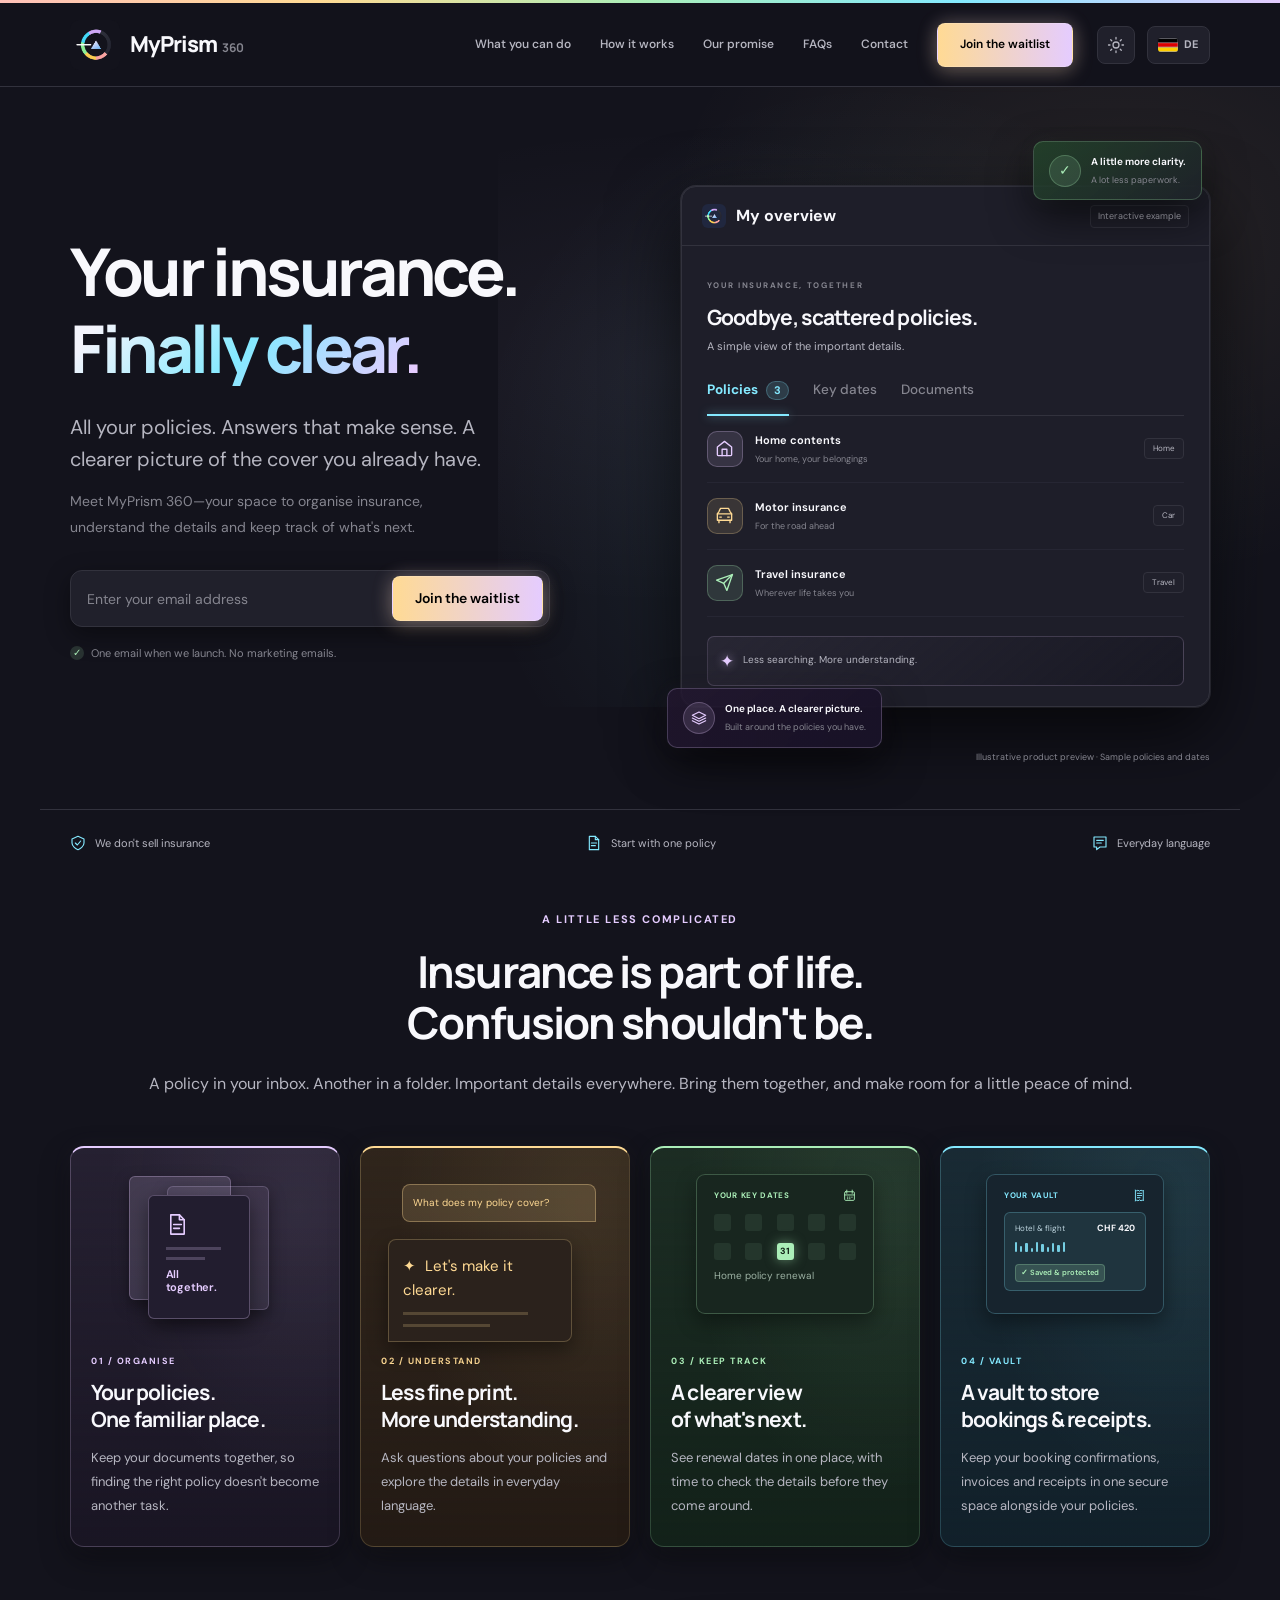
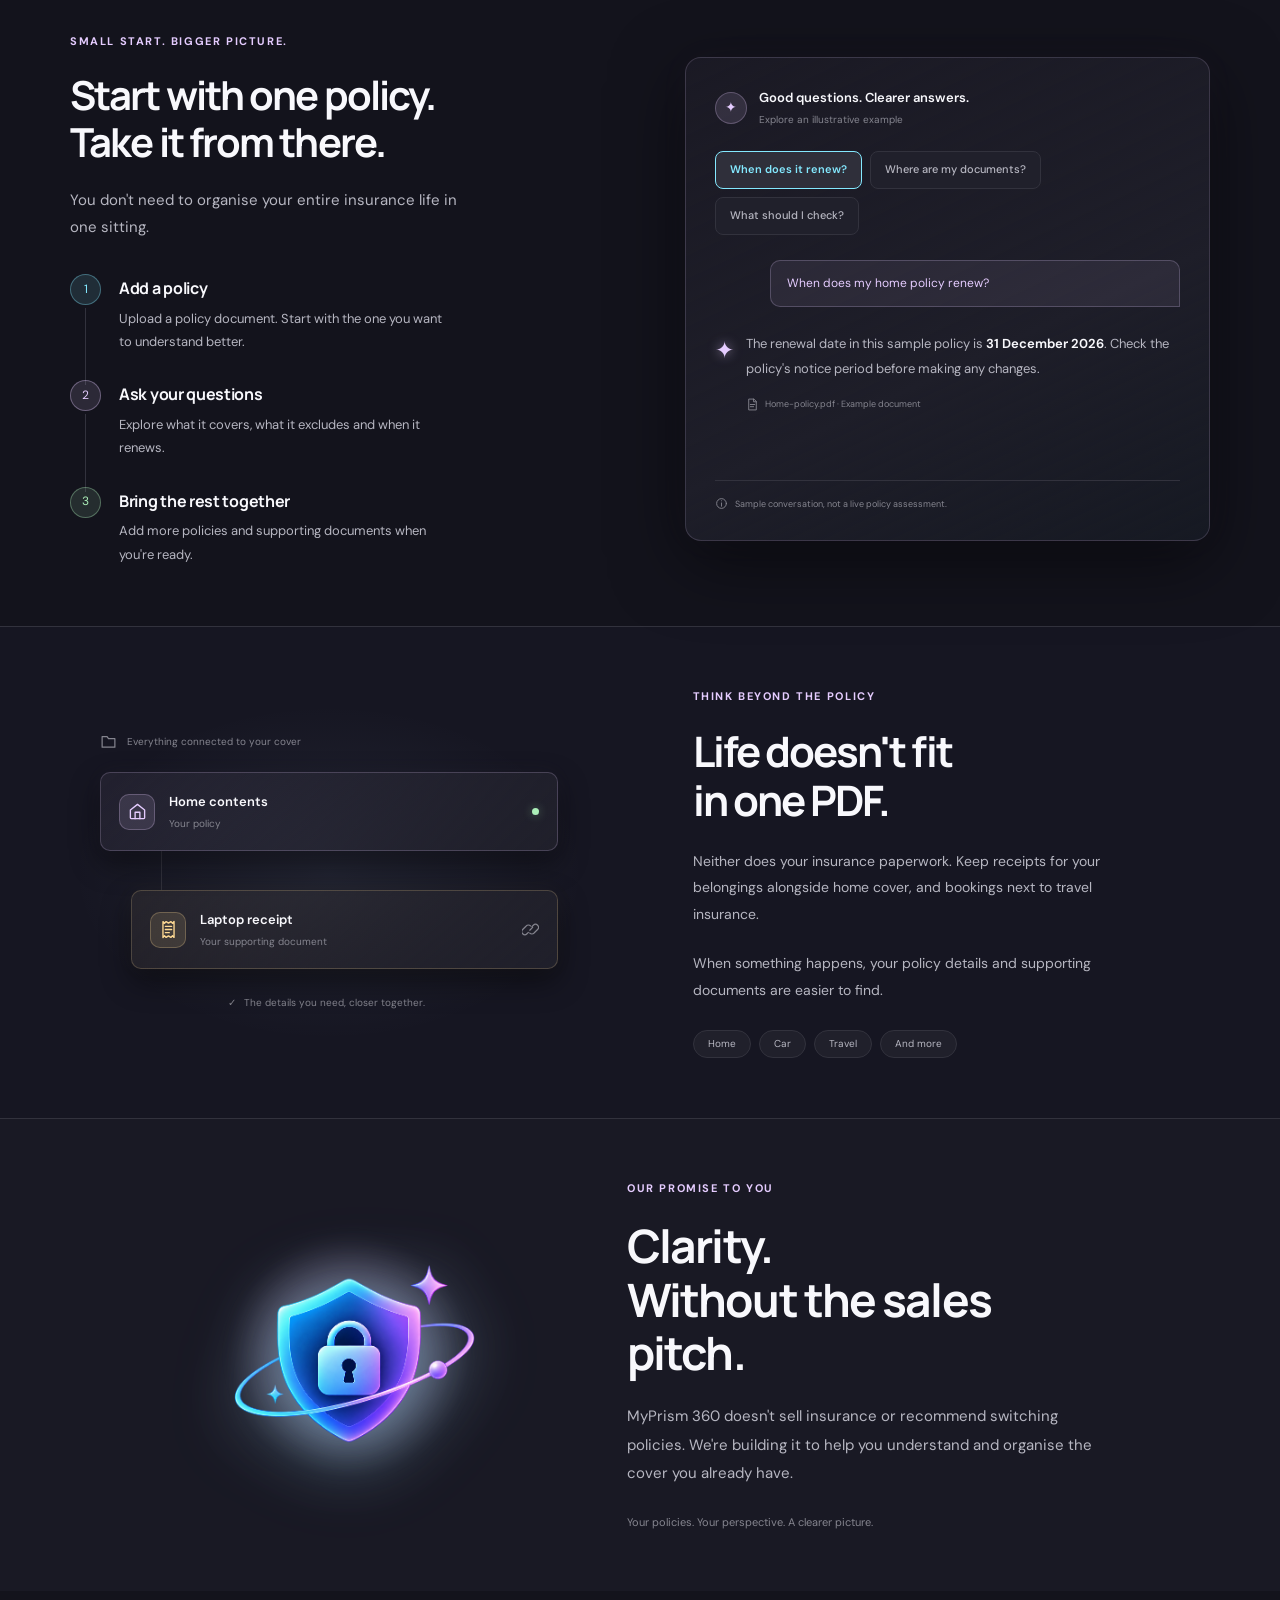
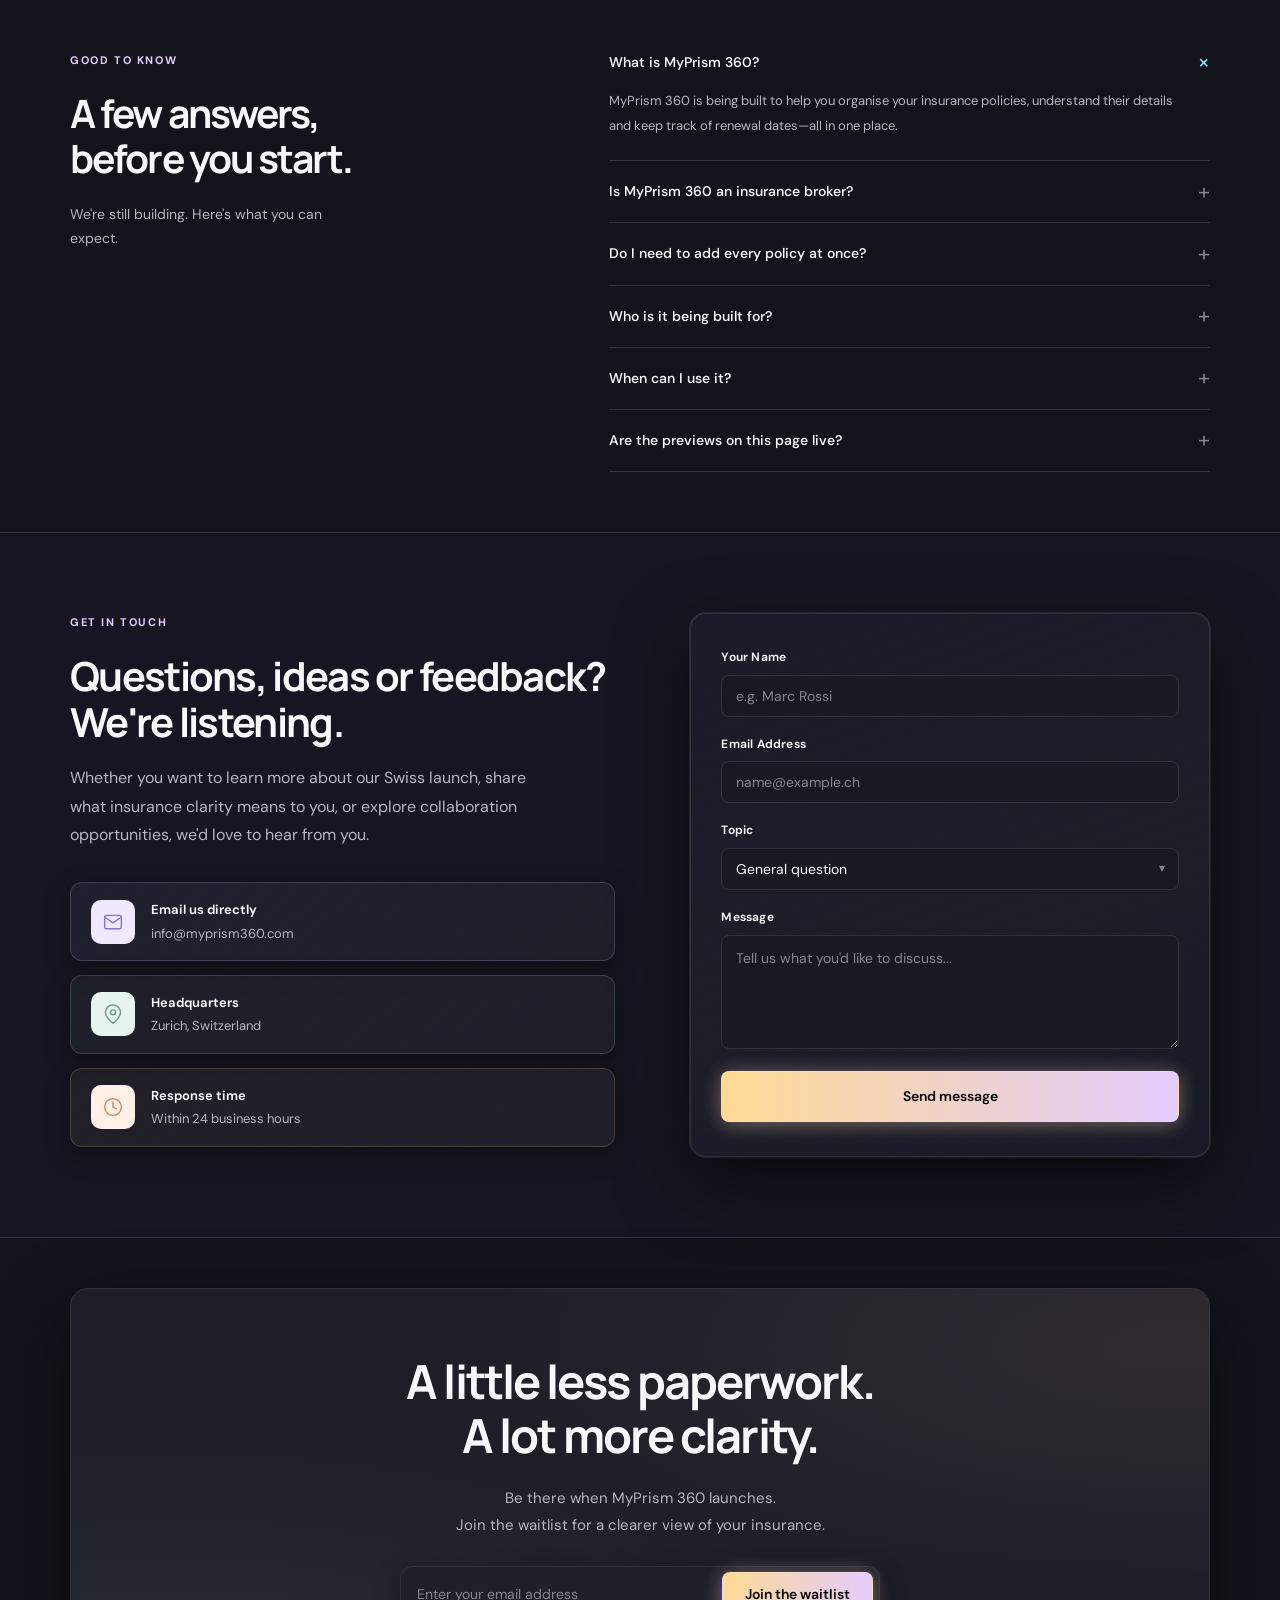
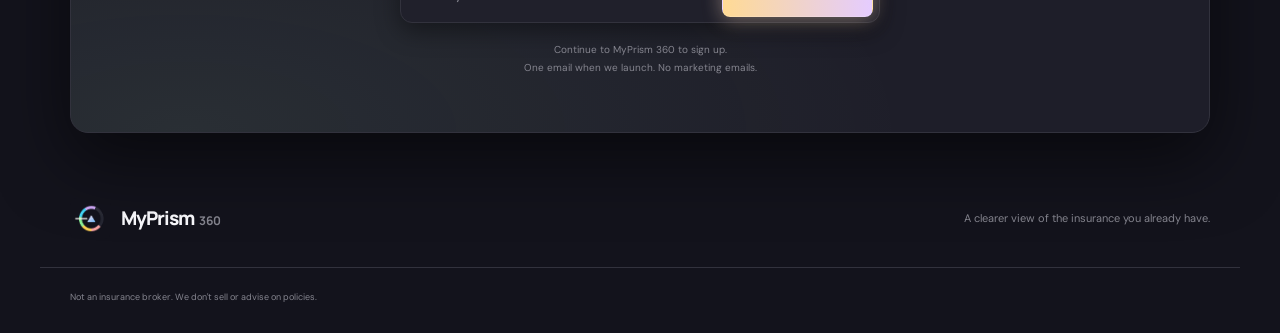
<file: index.html>
<!doctype html>
<html lang="en">
  <head>
    <meta charset="utf-8" />
    <meta name="viewport" content="width=device-width,initial-scale=1" />
    <meta name="color-scheme" content="dark light" />
    <meta name="theme-color" content="#13131C" />
    <link rel="icon" href="favicon.png" type="image/png" />
    <script>
      (function () {
        var saved = localStorage.getItem("prism-theme");
        var theme = saved ? saved : "dark";
        document.documentElement.setAttribute("data-theme", theme);
      })();
    </script>
    <meta
      name="description"
      content="Bring your insurance policies together, understand the details, and keep track of renewal dates. MyPrism 360 is coming to Switzerland."
    />
    <meta
      property="og:title"
      content="MyPrism 360 — Your insurance. Finally clear."
    />
    <meta
      property="og:description"
      content="A clearer view of the insurance you already have. Launching in Switzerland."
    />
    <title>MyPrism 360 — Your insurance. Finally clear.</title>
    <link rel="stylesheet" href="styles.css" />
    <script defer src="app.js"></script>
  </head>

  <body>
    <a class="skip-link" href="#main" data-i18n="skip_link">Skip to content</a>
    <div
      id="toast"
      class="toast-notification translate-y-[-150%] opacity-0 toast-hidden"
      role="status"
      aria-live="polite"
    >
      <div class="toast-icon" aria-hidden="true">
        <svg
          viewBox="0 0 20 20"
          fill="none"
          stroke="currentColor"
          stroke-width="2.5"
          stroke-linecap="round"
          stroke-linejoin="round"
        >
          <polyline points="4 10 8 14 16 6"></polyline>
        </svg>
      </div>
      <div class="toast-content">
        <strong id="toast-title" data-i18n="toast_title"
          >You&apos;re on the waitlist!</strong
        >
        <span id="toast-message" data-i18n="toast_message"
          >We&apos;ll notify you when MyPrism 360 launches.</span
        >
      </div>
      <button
        type="button"
        class="toast-close"
        id="toast-close"
        aria-label="Dismiss notification"
        data-i18n-aria-label="toast_close_label"
        onclick="hideToast()"
      >
        <svg
          viewBox="0 0 24 24"
          fill="none"
          stroke="currentColor"
          stroke-width="2"
          stroke-linecap="round"
          stroke-linejoin="round"
        >
          <line x1="18" y1="6" x2="6" y2="18"></line>
          <line x1="6" y1="6" x2="18" y2="18"></line>
        </svg>
      </button>
    </div>
    <header class="site-header">
      <div class="container nav-wrap">
        <a href="#" class="brand" aria-label="MyPrism 360 home"
          ><img
            class="brand-logo"
            src="logo-new.png"
            alt=""
            width="40"
            height="40"
          /><span>MyPrism<span class="brand-360">360</span></span></a
        >
        <div class="header-right">
          <nav id="main-nav" aria-label="Main navigation">
            <a href="#your-cover" data-i18n="nav_cover">What you can do</a>
            <a href="#how-it-works" data-i18n="nav_how">How it works</a>
            <a href="#our-promise" data-i18n="nav_promise">Our promise</a>
            <a href="#faq" data-i18n="nav_faq">FAQs</a>
            <a href="#contact" data-i18n="nav_contact">Contact</a>
            <a
              class="button button-small button-waitlist"
              href="#waitlist"
              data-i18n="nav_waitlist_btn"
            >
              Join the waitlist
            </a>
          </nav>
          <div class="header-controls">
            <button
              class="theme-toggle"
              id="theme-toggle"
              type="button"
              aria-label="Switch to light mode"
              title="Switch to light mode"
            >
              <svg class="sun-icon" viewBox="0 0 24 24" aria-hidden="true">
                <circle cx="12" cy="12" r="4"></circle>
                <path
                  d="M12 2v2m0 16v2M4.93 4.93l1.41 1.41m11.32 11.32 1.41 1.41M2 12h2m16 0h2M6.34 17.66l-1.41 1.41m14.14-14.14-1.41 1.41"
                ></path>
              </svg>
              <svg class="moon-icon" viewBox="0 0 24 24" aria-hidden="true">
                <path d="M12 3a6 6 0 0 0 9 9 9 9 0 1 1-9-9Z"></path>
              </svg>
            </button>
            <!-- Language Toggle -->
            <button
              class="lang-toggle"
              id="lang-toggle"
              type="button"
              aria-label="Switch language"
              title="Switch language"
              data-i18n-aria-label="lang_toggle_label"
              data-i18n-title="lang_toggle_label"
            >
              <span class="lang-flag lang-flag-en" aria-hidden="true">
                <svg
                  viewBox="0 0 60 40"
                  xmlns="http://www.w3.org/2000/svg"
                  role="img"
                  aria-label="UK flag"
                >
                  <rect width="60" height="40" fill="#012169" />
                  <path
                    d="M0,0 L60,40 M60,0 L0,40"
                    stroke="#fff"
                    stroke-width="8"
                  />
                  <path
                    d="M0,0 L60,40 M60,0 L0,40"
                    stroke="#C8102E"
                    stroke-width="4"
                  />
                  <path
                    d="M30,0 V40 M0,20 H60"
                    stroke="#fff"
                    stroke-width="12"
                  />
                  <path
                    d="M30,0 V40 M0,20 H60"
                    stroke="#C8102E"
                    stroke-width="7"
                  />
                </svg>
              </span>
              <span
                class="lang-flag lang-flag-de"
                aria-hidden="true"
                style="display: none"
              >
                <svg
                  viewBox="0 0 60 40"
                  xmlns="http://www.w3.org/2000/svg"
                  role="img"
                  aria-label="German flag"
                >
                  <rect width="60" height="40" fill="#000" />
                  <rect y="13.33" width="60" height="13.34" fill="#DD0000" />
                  <rect y="26.67" width="60" height="13.33" fill="#FFCE00" />
                </svg>
              </span>
              <span class="lang-label" id="lang-label">EN</span>
            </button>
            <button
              class="menu-toggle"
              aria-label="Open navigation"
              aria-expanded="false"
              aria-controls="main-nav"
            >
              <span></span><span></span>
            </button>
          </div>
        </div>
      </div>
    </header>
    <main id="main">
      <section class="hero">
        <div class="hero-glow" aria-hidden="true"></div>
        <div class="container hero-layout">
          <div class="hero-copy">
            <h1>
              <span data-i18n="hero_h1_line1">Your insurance.</span><br /><span
                class="headline-accent"
                data-i18n="hero_h1_accent"
                >Finally clear.</span
              >
            </h1>
            <p class="hero-description" data-i18n="hero_description">
              All your policies. Answers that make sense. A clearer picture of
              the cover you already have.
            </p>
            <p class="hero-secondary" data-i18n="hero_secondary">
              Meet MyPrism 360—your space to organise insurance, understand the
              details and keep track of what&apos;s next.
            </p>
            <div class="hero-actions">
              <form
                class="hero-waitlist-group"
                id="hero-waitlist-form"
                onsubmit="handleWaitlistSubmit(event, 'hero-email')"
              >
                <input
                  type="email"
                  class="waitlist-input"
                  id="hero-email"
                  name="email"
                  placeholder="Enter your email address"
                  required
                  aria-label="Email address to join the waitlist"
                  data-i18n-placeholder="hero_email_placeholder"
                  data-i18n-aria-label="hero_email_label"
                  autocomplete="email"
                />
                <button
                  type="submit"
                  class="button button-waitlist"
                  data-i18n="hero_waitlist_btn"
                >
                  Join the waitlist
                </button>
              </form>
            </div>
            <div class="microcopy">
              <span class="tiny-check" aria-hidden="true">✓</span>
              <span data-i18n="hero_microcopy"
                >One email when we launch. No marketing emails.</span
              >
            </div>
          </div>
          <div class="hero-product" id="product-demo">
            <div class="float-note note-top">
              <span class="round-icon mint" aria-hidden="true">✓</span>
              <div>
                <strong data-i18n="float_top_strong"
                  >A little more clarity.</strong
                ><span data-i18n="float_top_span">A lot less paperwork.</span>
              </div>
            </div>
            <div class="product-window">
              <div class="product-header">
                <img
                  class="product-logo"
                  src="logo-new.png"
                  alt=""
                  width="25"
                  height="25"
                /><strong data-i18n="product_header_strong">My overview</strong
                ><span class="sample-badge" data-i18n="sample_badge"
                  >Interactive example</span
                >
              </div>
              <div class="product-body">
                <div class="product-greeting">
                  <span class="small-label" data-i18n="product_label"
                    >YOUR INSURANCE, TOGETHER</span
                  >
                  <h2 data-i18n="product_h2">Goodbye, scattered policies.</h2>
                  <p data-i18n="product_p">
                    A simple view of the important details.
                  </p>
                </div>
                <div
                  class="product-tabs"
                  role="tablist"
                  aria-label="Insurance example views"
                >
                  <button
                    id="overview-tab"
                    role="tab"
                    aria-selected="true"
                    aria-controls="overview-panel"
                  >
                    <span data-i18n="tab_policies">Policies</span>
                    <span class="tab-count">3</span></button
                  ><button
                    id="dates-tab"
                    role="tab"
                    aria-selected="false"
                    aria-controls="dates-panel"
                    tabindex="-1"
                  >
                    <span data-i18n="tab_dates">Key dates</span></button
                  ><button
                    id="documents-tab"
                    role="tab"
                    aria-selected="false"
                    aria-controls="documents-panel"
                    tabindex="-1"
                  >
                    <span data-i18n="tab_documents">Documents</span>
                  </button>
                </div>
                <div class="demo-panels">
                  <div
                    id="overview-panel"
                    role="tabpanel"
                    aria-labelledby="overview-tab"
                  >
                    <div class="policy-row">
                      <span
                        class="policy-icon lavender"
                        data-icon="home"
                      ></span>
                      <div>
                        <strong data-i18n="policy1_strong">Home contents</strong
                        ><span data-i18n="policy1_span"
                          >Your home, your belongings</span
                        >
                      </div>
                      <span class="policy-tag" data-i18n="policy1_tag"
                        >Home</span
                      >
                    </div>
                    <div class="policy-row">
                      <span class="policy-icon peach" data-icon="car"></span>
                      <div>
                        <strong data-i18n="policy2_strong"
                          >Motor insurance</strong
                        ><span data-i18n="policy2_span"
                          >For the road ahead</span
                        >
                      </div>
                      <span class="policy-tag" data-i18n="policy2_tag"
                        >Car</span
                      >
                    </div>
                    <div class="policy-row">
                      <span class="policy-icon mint" data-icon="plane"></span>
                      <div>
                        <strong data-i18n="policy3_strong"
                          >Travel insurance</strong
                        ><span data-i18n="policy3_span"
                          >Wherever life takes you</span
                        >
                      </div>
                      <span class="policy-tag" data-i18n="policy3_tag"
                        >Travel</span
                      >
                    </div>
                  </div>
                  <div
                    id="dates-panel"
                    role="tabpanel"
                    aria-labelledby="dates-tab"
                    hidden
                  >
                    <div class="date-row">
                      <span class="date-box"
                        ><span data-i18n="date1_month">DEC</span
                        ><strong>31</strong></span
                      >
                      <div>
                        <strong data-i18n="date1_strong"
                          >Home contents renewal</strong
                        ><span data-i18n="date1_span">31 December 2026</span>
                      </div>
                    </div>
                    <div class="date-row">
                      <span class="date-box peach"
                        ><span data-i18n="date2_month">JAN</span
                        ><strong>15</strong></span
                      >
                      <div>
                        <strong data-i18n="date2_strong"
                          >Motor insurance renewal</strong
                        ><span data-i18n="date2_span">15 January 2027</span>
                      </div>
                    </div>
                    <div class="date-row">
                      <span class="date-box mint"
                        ><span data-i18n="date3_month">MAR</span
                        ><strong>01</strong></span
                      >
                      <div>
                        <strong data-i18n="date3_strong"
                          >Travel insurance renewal</strong
                        ><span data-i18n="date3_span">1 March 2027</span>
                      </div>
                    </div>
                  </div>
                  <div
                    id="documents-panel"
                    role="tabpanel"
                    aria-labelledby="documents-tab"
                    hidden
                  >
                    <div class="policy-row">
                      <span
                        class="policy-icon lavender"
                        data-icon="file"
                      ></span>
                      <div>
                        <strong data-i18n="doc1_strong">Home-policy.pdf</strong
                        ><span data-i18n="doc1_span"
                          >Home contents · Policy</span
                        >
                      </div>
                      <span class="file-type">PDF</span>
                    </div>
                    <div class="policy-row">
                      <span class="policy-icon peach" data-icon="file"></span>
                      <div>
                        <strong data-i18n="doc2_strong"
                          >Laptop-receipt.pdf</strong
                        ><span data-i18n="doc2_span"
                          >Home contents · Receipt</span
                        >
                      </div>
                      <span class="file-type">PDF</span>
                    </div>
                    <div class="policy-row">
                      <span class="policy-icon mint" data-icon="file"></span>
                      <div>
                        <strong data-i18n="doc3_strong"
                          >Travel-booking.pdf</strong
                        ><span data-i18n="doc3_span"
                          >Travel · Supporting document</span
                        >
                      </div>
                      <span class="file-type">PDF</span>
                    </div>
                  </div>
                </div>
                <div class="product-prompt">
                  <span class="sparkle" aria-hidden="true">✦</span
                  ><span data-i18n="product_prompt"
                    >Less searching. More understanding.</span
                  >
                </div>
              </div>
            </div>
            <div class="float-note note-bottom">
              <span class="round-icon lavender" data-icon="layers"></span>
              <div>
                <strong data-i18n="float_bottom_strong"
                  >One place. A clearer picture.</strong
                ><span data-i18n="float_bottom_span"
                  >Built around the policies you have.</span
                >
              </div>
            </div>
            <p class="demo-caption" data-i18n="demo_caption">
              Illustrative product preview · Sample policies and dates
            </p>
          </div>
        </div>
        <div class="container trust-strip">
          <!-- <span><span data-icon="flag"></span> Built for Switzerland</span> -->
          <span
            ><span data-icon="shield"></span>
            <span data-i18n="trust_no_sell"
              >We don&apos;t sell insurance</span
            ></span
          ><span
            ><span data-icon="file"></span>
            <span data-i18n="trust_one_policy"
              >Start with one policy</span
            ></span
          ><span
            ><span data-icon="message"></span>
            <span data-i18n="trust_language">Everyday language</span></span
          >
        </div>
      </section>

      <section class="section clarity-section" id="your-cover">
        <div class="container">
          <div class="section-heading center">
            <span class="eyebrow" data-i18n="clarity_eyebrow"
              >A LITTLE LESS COMPLICATED</span
            >
            <h2>
              <span data-i18n="clarity_h2_line1"
                >Insurance is part of life.</span
              ><br /><span data-i18n="clarity_h2_line2"
                >Confusion shouldn&apos;t be.</span
              >
            </h2>
            <p data-i18n="clarity_p">
              A policy in your inbox. Another in a folder. Important details
              everywhere.<br class="desktop-break" />
              Bring them together, and make room for a little peace of mind.
            </p>
          </div>
          <div class="benefit-grid">
            <article class="benefit-card lavender-card">
              <div class="mini-stack" aria-hidden="true">
                <span class="paper paper-back"></span
                ><span class="paper paper-middle"></span
                ><span class="paper paper-front"
                  ><span data-icon="file"></span><i></i><i></i
                  ><b data-i18n="card1_stack_title">All together.</b></span
                >
              </div>
              <span class="card-kicker" data-i18n="card1_kicker"
                >01 / ORGANISE</span
              >
              <h3>
                <span data-i18n="card1_h3_line1">Your policies.</span
                ><br /><span data-i18n="card1_h3_line2"
                  >One familiar place.</span
                >
              </h3>
              <p data-i18n="card1_p">
                Keep your documents together, so finding the right policy
                doesn&apos;t become another task.
              </p>
            </article>
            <article class="benefit-card peach-card">
              <div class="mini-chat" aria-hidden="true">
                <span class="chat-question" data-i18n="card2_chat_question"
                  >What does my policy cover?</span
                ><span class="chat-answer"
                  ><span>✦</span>
                  <span data-i18n="card2_chat_answer"
                    >Let&apos;s make it clearer.</span
                  ><i></i><i></i
                ></span>
              </div>
              <span class="card-kicker" data-i18n="card2_kicker"
                >02 / UNDERSTAND</span
              >
              <h3>
                <span data-i18n="card2_h3_line1">Less fine print.</span
                ><br /><span data-i18n="card2_h3_line2"
                  >More understanding.</span
                >
              </h3>
              <p data-i18n="card2_p">
                Ask questions about your policies and explore the details in
                everyday language.
              </p>
            </article>
            <article class="benefit-card mint-card">
              <div class="mini-calendar" aria-hidden="true">
                <div>
                  <span data-i18n="card3_key_dates_title">YOUR KEY DATES</span>
                  <span data-icon="calendar"></span>
                </div>
                <span class="calendar-line"
                  ><i></i><i></i><i></i><i></i><i></i></span
                ><span class="calendar-line"
                  ><i></i><i></i><i class="selected">31</i><i></i><i></i></span
                ><span class="calendar-label" data-i18n="card3_calendar_label"
                  >Home policy renewal</span
                >
              </div>
              <span class="card-kicker" data-i18n="card3_kicker"
                >03 / KEEP TRACK</span
              >
              <h3>
                <span data-i18n="card3_h3_line1">A clearer view</span
                ><br /><span data-i18n="card3_h3_line2"
                  >of what&apos;s next.</span
                >
              </h3>
              <p data-i18n="card3_p">
                See renewal dates in one place, with time to check the details
                before they come around.
              </p>
            </article>
            <article class="benefit-card blue-card">
              <div class="mini-vault" aria-hidden="true">
                <div>
                  <span data-i18n="card4_vault_title">YOUR VAULT</span>
                  <span data-icon="receipt"></span>
                </div>
                <div class="vault-ticket">
                  <div class="vault-ticket-header">
                    <span data-i18n="card4_ticket_title"
                      >Hotel &amp; flight</span
                    >
                    <strong>CHF 420</strong>
                  </div>
                  <div class="vault-bars">
                    <i></i><i></i><i></i><i></i><i></i><i></i><i></i><i></i
                    ><i></i><i></i>
                  </div>
                  <span class="vault-pill" data-i18n="card4_vault_pill"
                    >✓ Saved &amp; protected</span
                  >
                </div>
                <!-- <span class="vault-label" data-i18n="card4_vault_label">Receipts &amp; bookings ready</span> -->
              </div>
              <span class="card-kicker" data-i18n="card4_kicker"
                >04 / VAULT</span
              >
              <h3>
                <span data-i18n="card4_h3_line1">A vault to store</span
                ><br /><span data-i18n="card4_h3_line2"
                  >bookings &amp; receipts.</span
                >
              </h3>
              <p data-i18n="card4_p">
                Keep your booking confirmations, invoices and receipts in one
                secure space alongside your policies.
              </p>
            </article>
          </div>
        </div>
      </section>

      <section class="section how-section" id="how-it-works">
        <div class="container how-layout">
          <div class="how-copy">
            <span class="eyebrow" data-i18n="how_eyebrow"
              >SMALL START. BIGGER PICTURE.</span
            >
            <h2>
              <span data-i18n="how_h2_line1">Start with one policy.</span
              ><br /><span data-i18n="how_h2_line2">Take it from there.</span>
            </h2>
            <p class="section-intro" data-i18n="how_intro">
              You don&apos;t need to organise your entire insurance life in one
              sitting.
            </p>
            <ol class="steps">
              <li>
                <span class="step-number">1</span>
                <div>
                  <h3 data-i18n="step1_h3">Add a policy</h3>
                  <p data-i18n="step1_p">
                    Upload a policy document. Start with the one you want to
                    understand better.
                  </p>
                </div>
              </li>
              <li>
                <span class="step-number">2</span>
                <div>
                  <h3 data-i18n="step2_h3">Ask your questions</h3>
                  <p data-i18n="step2_p">
                    Explore what it covers, what it excludes and when it renews.
                  </p>
                </div>
              </li>
              <li>
                <span class="step-number">3</span>
                <div>
                  <h3 data-i18n="step3_h3">Bring the rest together</h3>
                  <p data-i18n="step3_p">
                    Add more policies and supporting documents when you&apos;re
                    ready.
                  </p>
                </div>
              </li>
            </ol>
          </div>
          <div class="answer-demo">
            <div class="answer-heading">
              <span class="round-icon lavender" aria-hidden="true">✦</span>
              <div>
                <strong data-i18n="demo_heading_strong"
                  >Good questions. Clearer answers.</strong
                ><span data-i18n="demo_heading_span"
                  >Explore an illustrative example</span
                >
              </div>
            </div>
            <div class="question-chips" aria-label="Choose an example question">
              <button
                class="active"
                aria-pressed="true"
                data-question="renewal"
              >
                <span data-i18n="chip_renewal"
                  >When does it renew?</span
                ></button
              ><button aria-pressed="false" data-question="documents">
                <span data-i18n="chip_documents"
                  >Where are my documents?</span
                ></button
              ><button aria-pressed="false" data-question="next">
                <span data-i18n="chip_next">What should I check?</span>
              </button>
            </div>
            <div class="conversation" aria-live="polite" aria-atomic="true">
              <div class="user-question" id="sample-question">
                When does my home policy renew?
              </div>
              <div class="assistant-answer">
                <span class="answer-spark" aria-hidden="true">✦</span>
                <div>
                  <p id="sample-answer">
                    The renewal date in this sample policy is
                    <strong>31 December 2026</strong>. Check the policy&apos;s
                    notice period before making any changes.
                  </p>
                  <div class="source-chip">
                    <span data-icon="file"></span
                    ><span id="sample-source"
                      >Home-policy.pdf · Example document</span
                    >
                  </div>
                </div>
              </div>
            </div>
            <div class="demo-footnote">
              <span data-icon="info"></span>
              <span data-i18n="demo_footnote"
                >Sample conversation, not a live policy assessment.</span
              >
            </div>
          </div>
        </div>
      </section>

      <section class="section connected-section">
        <div class="container connected-layout">
          <div class="connected-visual">
            <div class="folder-top">
              <span data-icon="folder"></span
              ><span data-i18n="connected_folder_span"
                >Everything connected to your cover</span
              >
            </div>
            <div class="connected-doc doc-one">
              <span class="policy-icon lavender" data-icon="home"></span>
              <div>
                <strong data-i18n="doc_one_strong">Home contents</strong
                ><span data-i18n="doc_one_span">Your policy</span>
              </div>
              <span class="document-dot"></span>
            </div>
            <div class="connector-line" aria-hidden="true"></div>
            <div class="connected-doc doc-two">
              <span class="policy-icon peach" data-icon="receipt"></span>
              <div>
                <strong data-i18n="doc_two_strong">Laptop receipt</strong
                ><span data-i18n="doc_two_span">Your supporting document</span>
              </div>
              <span class="paperclip" data-icon="link"></span>
            </div>
            <div class="connected-caption">
              <span aria-hidden="true">✓</span>
              <span data-i18n="connected_caption"
                >The details you need, closer together.</span
              >
            </div>
          </div>
          <div class="connected-copy">
            <span class="eyebrow" data-i18n="connected_eyebrow"
              >THINK BEYOND THE POLICY</span
            >
            <h2>
              <span data-i18n="connected_h2_line1">Life doesn&apos;t fit</span
              ><br /><span data-i18n="connected_h2_line2">in one PDF.</span>
            </h2>
            <p data-i18n="connected_p1">
              Neither does your insurance paperwork. Keep receipts for your
              belongings alongside home cover, and bookings next to travel
              insurance.
            </p>
            <p data-i18n="connected_p2">
              When something happens, your policy details and supporting
              documents are easier to find.
            </p>
            <div class="category-tags">
              <span data-i18n="tag_home">Home</span
              ><span data-i18n="tag_car">Car</span
              ><span data-i18n="tag_travel">Travel</span
              ><span data-i18n="tag_more">And more</span>
            </div>
          </div>
        </div>
      </section>

      <section class="promise-section" id="our-promise">
        <div class="container promise-inner">
          <div class="promise-emblem" aria-hidden="true">
            <img
              src="neon-shield.png"
              alt="MyPrism 360 Security Shield"
              class="promise-shield-img"
              width="1330"
              height="1182"
              loading="lazy"
            />
          </div>
          <div>
            <span class="eyebrow" data-i18n="promise_eyebrow"
              >OUR PROMISE TO YOU</span
            >
            <h2>
              <span data-i18n="promise_h2_line1">Clarity.</span><br /><span
                data-i18n="promise_h2_line2"
                >Without the sales pitch.</span
              >
            </h2>
            <p data-i18n="promise_p">
              MyPrism 360 doesn&apos;t sell insurance or recommend switching
              policies. We&apos;re building it to help you understand and
              organise the cover you already have.
            </p>
            <span class="promise-signoff" data-i18n="promise_signoff"
              >Your policies. Your perspective. A clearer picture.</span
            >
          </div>
        </div>
      </section>

      <section class="section faq-section" id="faq">
        <div class="container faq-layout">
          <div>
            <span class="eyebrow" data-i18n="faq_eyebrow">GOOD TO KNOW</span>
            <h2>
              <span data-i18n="faq_h2_line1">A few answers,</span><br /><span
                data-i18n="faq_h2_line2"
                >before you start.</span
              >
            </h2>
            <p data-i18n="faq_intro">
              We&apos;re still building. Here&apos;s what you can expect.
            </p>
          </div>
          <div class="faq-list">
            <details open>
              <summary>
                <span class="faq-question" data-i18n="faq1_q"
                  >What is MyPrism 360?</span
                ><span class="faq-icon" aria-hidden="true">+</span>
              </summary>
              <p data-i18n="faq1_a">
                MyPrism 360 is being built to help you organise your insurance
                policies, understand their details and keep track of renewal
                dates—all in one place.
              </p>
            </details>
            <details>
              <summary>
                <span class="faq-question" data-i18n="faq2_q"
                  >Is MyPrism 360 an insurance broker?</span
                ><span class="faq-icon" aria-hidden="true">+</span>
              </summary>
              <p data-i18n="faq2_a">
                No. MyPrism 360 doesn&apos;t sell insurance or recommend
                switching policies. Its focus is helping you understand the
                insurance you already have.
              </p>
            </details>
            <details>
              <summary>
                <span class="faq-question" data-i18n="faq3_q"
                  >Do I need to add every policy at once?</span
                ><span class="faq-icon" aria-hidden="true">+</span>
              </summary>
              <p data-i18n="faq3_a">
                No. Start with one policy you want to understand better. You can
                bring the others together as you go.
              </p>
            </details>
            <details>
              <summary>
                <span class="faq-question" data-i18n="faq4_q"
                  >Who is it being built for?</span
                ><span class="faq-icon" aria-hidden="true">+</span>
              </summary>
              <p data-i18n="faq4_a">
                MyPrism 360 is being built for people in Switzerland who want a
                clearer view of their insurance. Launch details will be shared
                when the product is ready.
              </p>
            </details>
            <details>
              <summary>
                <span class="faq-question" data-i18n="faq5_q"
                  >When can I use it?</span
                ><span class="faq-icon" aria-hidden="true">+</span>
              </summary>
              <p data-i18n="faq5_a">
                The product is still in development. Join the waitlist on the
                current MyPrism 360 website to receive an email when it
                launches.
              </p>
            </details>
            <details>
              <summary>
                <span class="faq-question" data-i18n="faq6_q"
                  >Are the previews on this page live?</span
                ><span class="faq-icon" aria-hidden="true">+</span>
              </summary>
              <p data-i18n="faq6_a">
                The previews show illustrative policies, dates and conversations
                to explain the proposed experience. They do not process
                documents or provide a live assessment of your insurance.
              </p>
            </details>
          </div>
        </div>
      </section>

      <section class="section contact-section" id="contact">
        <div class="container contact-layout">
          <div class="contact-info">
            <span class="eyebrow" data-i18n="contact_eyebrow"
              >GET IN TOUCH</span
            >
            <h2>
              <span data-i18n="contact_h2_line1"
                >Questions, ideas or feedback?</span
              ><br /><span data-i18n="contact_h2_line2"
                >We&apos;re listening.</span
              >
            </h2>
            <p class="section-intro" data-i18n="contact_intro">
              Whether you want to learn more about our Swiss launch, share what
              insurance clarity means to you, or explore collaboration
              opportunities, we&apos;d love to hear from you.
            </p>

            <div class="contact-cards">
              <div class="contact-card">
                <div class="contact-card-icon lavender" aria-hidden="true">
                  <svg viewBox="0 0 24 24">
                    <path
                      d="M4 4h16c1.1 0 2 .9 2 2v12c0 1.1-.9 2-2 2H4c-1.1 0-2-.9-2-2V6c0-1.1.9-2 2-2z"
                    ></path>
                    <polyline points="22,6 12,13 2,6"></polyline>
                  </svg>
                </div>
                <div>
                  <strong data-i18n="contact_card1_strong"
                    >Email us directly</strong
                  >
                  <a href="mailto:info@myprism360.com" class="contact-link"
                    >info@myprism360.com</a
                  >
                </div>
              </div>

              <div class="contact-card">
                <div class="contact-card-icon mint" aria-hidden="true">
                  <svg viewBox="0 0 24 24">
                    <path
                      d="M21 10c0 7-9 13-9 13s-9-6-9-13a9 9 0 0 1 18 0z"
                    ></path>
                    <circle cx="12" cy="10" r="3"></circle>
                  </svg>
                </div>
                <div>
                  <strong data-i18n="contact_card2_strong">Headquarters</strong>
                  <span data-i18n="contact_card2_span"
                    >Zurich, Switzerland</span
                  >
                </div>
              </div>

              <div class="contact-card">
                <div class="contact-card-icon peach" aria-hidden="true">
                  <svg viewBox="0 0 24 24">
                    <circle cx="12" cy="12" r="10"></circle>
                    <polyline points="12 6 12 12 16 14"></polyline>
                  </svg>
                </div>
                <div>
                  <strong data-i18n="contact_card3_strong"
                    >Response time</strong
                  >
                  <span data-i18n="contact_card3_span"
                    >Within 24 business hours</span
                  >
                </div>
              </div>
            </div>
          </div>

          <div class="contact-form-wrap">
            <div
              class="contact-feedback"
              id="contact-feedback"
              role="alert"
              aria-live="polite"
              hidden
            >
              <span class="contact-feedback-icon" aria-hidden="true">
                <svg
                  viewBox="0 0 20 20"
                  fill="none"
                  stroke="currentColor"
                  stroke-width="2.5"
                  stroke-linecap="round"
                  stroke-linejoin="round"
                >
                  <polyline points="4 10 8 14 16 6"></polyline>
                </svg>
              </span>
              <div class="contact-feedback-content">
                <strong data-i18n="contact_feedback_strong"
                  >Message sent successfully!</strong
                >
                <span data-i18n="contact_feedback_span"
                  >Thanks for reaching out. We&apos;ll be in touch within 24
                  business hours.</span
                >
              </div>
            </div>
            <form
              class="contact-form"
              id="contact-form"
              onsubmit="handleContactSubmit(event)"
            >
              <div class="form-group">
                <label for="contact-name" data-i18n="form_name_label"
                  >Your Name</label
                >
                <input
                  type="text"
                  id="contact-name"
                  name="name"
                  class="contact-input"
                  placeholder="e.g. Marc Rossi"
                  data-i18n-placeholder="form_name_placeholder"
                  required
                />
              </div>

              <div class="form-group">
                <label for="contact-email" data-i18n="form_email_label"
                  >Email Address</label
                >
                <input
                  type="email"
                  id="contact-email"
                  name="email"
                  class="contact-input"
                  placeholder="name@example.ch"
                  data-i18n-placeholder="form_email_placeholder"
                  required
                  autocomplete="email"
                />
              </div>

              <div class="form-group">
                <label for="contact-topic" data-i18n="form_topic_label"
                  >Topic</label
                >
                <div class="select-wrapper">
                  <select
                    id="contact-topic"
                    name="topic"
                    class="contact-input contact-select"
                  >
                    <option
                      value="General question"
                      data-i18n-opt="form_topic_opt1"
                    >
                      General question
                    </option>
                    <option
                      value="Product feedback"
                      data-i18n-opt="form_topic_opt2"
                    >
                      Product feedback
                    </option>
                    <option
                      value="Swiss launch inquiry"
                      data-i18n-opt="form_topic_opt3"
                    >
                      Swiss launch inquiry
                    </option>
                    <option
                      value="Partnership / Press"
                      data-i18n-opt="form_topic_opt4"
                    >
                      Partnership / Press
                    </option>
                  </select>
                </div>
              </div>

              <div class="form-group">
                <label for="contact-message" data-i18n="form_message_label"
                  >Message</label
                >
                <textarea
                  id="contact-message"
                  name="message"
                  class="contact-input contact-textarea"
                  rows="4"
                  placeholder="Tell us what you'd like to discuss..."
                  data-i18n-placeholder="form_message_placeholder"
                  required
                ></textarea>
              </div>

              <button
                type="submit"
                class="button button-contact"
                data-i18n="form_submit_btn"
              >
                Send message
              </button>
            </form>
          </div>
        </div>
      </section>

      <section class="waitlist-section" id="waitlist">
        <div class="container">
          <div class="waitlist-panel">
            <!-- <span class="waitlist-orbit orbit-one" aria-hidden="true"></span
            ><span class="waitlist-orbit orbit-two" aria-hidden="true"></span>
            <div class="eyebrow">
              <span class="status-dot" aria-hidden="true"></span> LAUNCHING IN
              SWITZERLAND
            </div> -->
            <h2>
              <span data-i18n="waitlist_h2_line1">A little less paperwork.</span
              ><br /><span data-i18n="waitlist_h2_line2"
                >A lot more clarity.</span
              >
            </h2>
            <p>
              <span data-i18n="waitlist_p1"
                >Be there when MyPrism 360 launches.</span
              ><br /><span data-i18n="waitlist_p2"
                >Join the waitlist for a clearer view of your insurance.</span
              >
            </p>
            <form
              class="hero-waitlist-group waitlist-panel-group"
              id="bottom-waitlist-form"
              onsubmit="handleWaitlistSubmit(event, 'bottom-email')"
            >
              <input
                type="email"
                class="waitlist-input"
                id="bottom-email"
                name="email"
                placeholder="Enter your email address"
                data-i18n-placeholder="waitlist_email_placeholder"
                required
                aria-label="Email address to join the waitlist"
                data-i18n-aria-label="waitlist_email_label"
                autocomplete="email"
              />
              <button
                type="submit"
                class="button button-waitlist"
                data-i18n="waitlist_btn"
              >
                Join the waitlist
              </button>
            </form>
            <span class="waitlist-note"
              ><span data-i18n="waitlist_note_line1"
                >Continue to MyPrism 360 to sign up.</span
              ><br /><span data-i18n="waitlist_note_line2"
                >One email when we launch. No marketing emails.</span
              ></span
            >
          </div>
        </div>
      </section>
    </main>
    <footer>
      <div class="container footer-main">
        <a href="#" class="brand" aria-label="MyPrism 360 home"
          ><img
            class="brand-logo"
            src="logo-new.png"
            alt=""
            width="40"
            height="40"
          /><span>MyPrism<span class="brand-360">360</span></span></a
        >
        <p data-i18n="footer_tagline">
          A clearer view of the insurance you already have.
        </p>
        <!-- <a href="privacy-policy.html" data-i18n="footer_privacy">Privacy Policy</a> -->
      </div>
      <div class="container footer-bottom">
        <!-- <span
          >© <span id="year">2026</span> MyPrism 360 ·
          <a
            href="privacy-policy.html"
            class="footer-privacy-inline"
            data-i18n="footer_privacy"
            >Privacy Policy</a
          ></span
        > -->
        <span
          ><span data-i18n="footer_disclaimer"
            >Not an insurance broker. We don&apos;t sell or advise on
            policies.</span
          ></span
        >
      </div>
    </footer>
  </body>
</html>
</file>
<file: styles.css>
@import url("https://fonts.googleapis.com/css2?family=DM+Sans:wght@400;450;500;550;600;650;700&family=Manrope:wght@400;500;600;650;700;750;800&display=swap");

:root {
  color-scheme: light;
  --ink: #20273f;
  --muted: #636b7f;
  --purple: #3264a1;
  --purple-dark: #254d7e;
  --line: #e8e9ef;
  --lavender: #f0ecff;
  --peach: #fff1e7;
  --mint: #e8f7ef;
  --font: "DM Sans", Arial, sans-serif;
  --heading: "Manrope", Arial, sans-serif;

  /* Spec Palette Tokens */
  --ground: #13131c;
  --surface: #1e1e29;
  --surface-raised: #20202b;
  --surface-sunken: #191924;
  --hover-track: #2f2f3a;
  --border: #32323d;
  --text-primary: #f8f8fc;
  --text-secondary: #b6b6c1;
  --text-muted: #85858f;
  --beam-white: #f3f4fc;

  /* Spectrum Tokens (Logo Ring, Accents, Category Colour) */
  --spectrum-red: #ffc1b9;
  --spectrum-amber: #ffda94;
  --spectrum-green: #abeeb8;
  --spectrum-blue: #84e9ff;
  --spectrum-violet: #e5ccff;
  --prism-light: #fbf1fe;
  --prism-deep: #b7d4f9;
}

[data-theme="dark"] {
  color-scheme: dark;
  --ink: #f8f8fc;
  --muted: #b6b6c1;
  --purple: #84e9ff;
  --purple-dark: #b7d4f9;
  --line: #32323d;
  --lavender: rgba(229, 204, 255, 0.12);
  --peach: rgba(255, 218, 148, 0.12);
  --mint: rgba(171, 238, 184, 0.12);
}

* {
  box-sizing: border-box;
}

html {
  scroll-behavior: smooth;
  scroll-padding-top: 105px;
}

body {
  margin: 0;
  background: #fff;
  color: var(--ink);
  font-family: var(--font);
  font-size: 16px;
  line-height: 1.65;
  -webkit-font-smoothing: antialiased;
}

a {
  color: inherit;
  text-decoration: none;
}

button {
  font: inherit;
  cursor: pointer;
}

button,
a,
summary {
  -webkit-tap-highlight-color: transparent;
}

button:focus-visible,
a:focus-visible,
summary:focus-visible {
  outline: 3px solid #957ee9;
  outline-offset: 5px;
}

button {
  color: inherit;
}

svg {
  width: 22px;
  height: 22px;
  display: block;
  fill: none;
  stroke: currentColor;
  stroke-width: 1.7;
  stroke-linecap: round;
  stroke-linejoin: round;
}

h1,
h2,
h3,
p {
  margin: 0;
}

h1,
h2,
h3 {
  font-family: var(--heading);
  line-height: 1.16;
}

h1 {
  font-size: clamp(46px, 5.15vw, 72px);
  font-weight: 750;
  letter-spacing: -3.4px;
}

h2 {
  font-size: 44px;
  font-weight: 700;
  letter-spacing: -1.9px;
}

h3 {
  font-size: 22px;
  font-weight: 700;
  letter-spacing: -0.6px;
}

.container {
  max-width: 1200px;
  padding: 0 30px;
  margin: auto;
}

.section {
  padding: 60px 0;
}

.eyebrow {
  display: block;
  font-size: 11px;
  font-weight: 700;
  letter-spacing: 1.6px;
  color: #7764ac;
  margin-bottom: 22px;
}

.section-heading p,
.section-intro {
  color: var(--muted);
  font-size: 16px;
  line-height: 1.8;
  margin-top: 22px;
}

.center {
  text-align: center;
}

.button {
  display: inline-flex;
  align-items: center;
  justify-content: center;
  gap: 27px;
  min-height: 52px;
  padding: 13px 24px;
  background: linear-gradient(to right, #ffda94 0%, #f0d3c9 50%, #e5ccff 100%);
  color: #000000;
  border: 1px solid rgba(0, 0, 0, 0.08);
  border-radius: 8px;
  font-weight: 600;
  font-size: 14px;
  text-decoration: none;
  cursor: pointer;
  box-shadow: 0 4px 14px rgba(240, 211, 201, 0.35);
  transition:
    background 0.2s ease,
    transform 0.2s ease,
    box-shadow 0.2s ease,
    filter 0.2s ease,
    opacity 0.2s ease;
}

.button,
.button:visited {
  color: #000000;
}

.button:hover {
  background: linear-gradient(to right, #ffda94 0%, #f0d3c9 50%, #e5ccff 100%);
  color: #000000;
  filter: brightness(1.04);
  transform: translateY(-1px);
  box-shadow:
    0 8px 24px rgba(240, 211, 201, 0.5),
    0 0 16px rgba(229, 204, 255, 0.35);
}

.button:active {
  transform: translateY(0);
  filter: brightness(0.97);
}

.button:disabled {
  opacity: 0.7;
  cursor: not-allowed;
  transform: none;
  filter: none;
}

.button span {
  font-size: inherit;
  font-weight: inherit;
  color: inherit;
}

.button .button-arrow {
  font-size: 18px;
  font-weight: 400;
  line-height: 1;
}

.button-spinner {
  display: inline-block;
  width: 14px;
  height: 14px;
  border: 2px solid rgba(0, 0, 0, 0.22);
  border-top-color: #000000;
  border-radius: 50%;
  animation: btn-spin 0.65s linear infinite;
  flex-shrink: 0;
  vertical-align: middle;
}

@keyframes btn-spin {
  to {
    transform: rotate(360deg);
  }
}

.button-loading {
  display: inline-flex;
  align-items: center;
  justify-content: center;
  gap: 8px;
  font-size: inherit;
  font-weight: inherit;
  line-height: inherit;
}

.button-small {
  min-height: 42px;
  padding: 8px 17px;
  font-size: 12px;
  gap: 22px;
}

.text-link {
  font-size: 14px;
  font-weight: 600;
  display: inline-flex;
  align-items: center;
  gap: 10px;
}

.text-link:hover {
  color: var(--purple);
}

.play-circle {
  border: 1px solid #d9d6e8;
  border-radius: 50%;
  width: 27px;
  height: 27px;
  display: grid;
  place-items: center;
  font-size: 17px;
  line-height: 1;
}

.brand {
  display: flex;
  align-items: center;
  gap: 10px;
  font-family: var(--heading);
  font-size: 22px;
  font-weight: 800;
  letter-spacing: -1px;
  flex-shrink: 0;
}

.brand-360 {
  font-size: 12px;
  font-weight: 700;
  letter-spacing: 0;
  color: #827996;
  margin-left: 5px;
}

.brand-mark {
  width: 34px;
  height: 36px;
  display: block;
  position: relative;
  background: linear-gradient(140deg, #f8bc89 8%, #c6a4f4 51%, #8a79d9 80%);
  clip-path: polygon(50% 0, 100% 90%, 50% 100%, 0 90%);
  border-radius: 5px;
}

.brand-mark:after {
  content: "";
  position: absolute;
  left: 15px;
  top: 3px;
  width: 19px;
  height: 31px;
  background: linear-gradient(160deg, #f1c8a9, #8976ce);
  clip-path: polygon(0 0, 100% 100%, 0 84%);
}

.brand-mark span {
  position: absolute;
  bottom: 9px;
  left: 11px;
  width: 13px;
  height: 13px;
  clip-path: polygon(50% 0, 100% 100%, 0 100%);
  background: #fff;
  z-index: 1;
}

.brand-mark.small {
  width: 21px;
  height: 23px;
}

.brand-mark.small:after {
  left: 9px;
  top: 2px;
  width: 12px;
  height: 20px;
}

.brand-mark.small span {
  left: 7px;
  bottom: 6px;
  width: 8px;
  height: 8px;
}

.site-header {
  position: sticky;
  top: 0;
  z-index: 20;
  background: #ffffffed;
  border-bottom: 1px solid #ececf3;
  backdrop-filter: blur(16px);
}

.nav-wrap {
  height: 83px;
  display: flex;
  align-items: center;
  justify-content: space-between;
  gap: 35px;
}

.site-header nav {
  display: flex;
  align-items: center;
  gap: 29px;
  font-size: 12px;
  font-weight: 550;
}

.site-header nav > a:not(.button) {
  color: #5a6074;
}

.site-header nav > a:not(.button):hover {
  color: var(--purple);
}

.header-right {
  display: flex;
  align-items: center;
  gap: 24px;
}

.header-controls {
  display: flex;
  align-items: center;
  gap: 12px;
}

.theme-toggle {
  width: 38px;
  height: 38px;
  border-radius: 8px;
  display: inline-flex;
  align-items: center;
  justify-content: center;
  border: 1px solid #ececf3;
  background: #f7f6fb;
  color: #5a6074;
  cursor: pointer;
  padding: 0;
  flex-shrink: 0;
  transition:
    background 0.2s,
    border-color 0.2s,
    color 0.2s,
    transform 0.2s;
}

.theme-toggle:hover {
  background: #ede9f5;
  color: var(--ink);
  transform: translateY(-1px);
}

.theme-toggle svg {
  width: 18px;
  height: 18px;
  display: block;
}

.theme-toggle .sun-icon {
  display: none;
}

.theme-toggle .moon-icon {
  display: block;
}

[data-theme="dark"] .theme-toggle .sun-icon {
  display: block;
}

[data-theme="dark"] .theme-toggle .moon-icon {
  display: none;
}

/* ── Language Toggle ───────────────────────────────── */
.lang-toggle {
  display: inline-flex;
  align-items: center;
  gap: 6px;
  height: 38px;
  padding: 0 10px;
  border-radius: 8px;
  border: 1px solid #ececf3;
  background: #f7f6fb;
  color: #5a6074;
  cursor: pointer;
  flex-shrink: 0;
  font-size: 12px;
  font-weight: 650;
  letter-spacing: 0.04em;
  transition:
    background 0.2s,
    border-color 0.2s,
    color 0.2s,
    transform 0.2s;
}

.lang-toggle:hover {
  background: #ede9f5;
  color: var(--ink);
  transform: translateY(-1px);
}

.lang-flag {
  display: flex;
  align-items: center;
}

.lang-flag svg {
  width: 20px;
  height: 14px;
  border-radius: 3px;
  display: block;
  overflow: hidden;
  box-shadow: 0 0 0 1px rgba(0, 0, 0, 0.12);
}

.lang-label {
  font-size: 11px;
  font-weight: 700;
  letter-spacing: 0.05em;
  line-height: 1;
}

[data-theme="dark"] .lang-toggle {
  border-color: var(--border);
  background: var(--surface-raised);
  color: var(--text-secondary);
}

[data-theme="dark"] .lang-toggle:hover {
  background: var(--hover-track);
  color: var(--text-primary);
}
/* ── End Language Toggle ───────────────────────────── */

.menu-toggle {
  display: none;
}

.skip-link {
  position: fixed;
  top: 10px;
  left: 12px;
  z-index: 100;
  transform: translateY(-180%);
  background: var(--ink);
  color: white;
  padding: 12px;
}

.skip-link:focus {
  transform: translateY(0);
}

.hero {
  position: relative;
  overflow: hidden;
  background: linear-gradient(180deg, #fff 10%, #fdfbff 80%, #fff 100%);
}

.hero-glow {
  position: absolute;
  right: -50px;
  top: -60px;
  width: 65%;
  height: 680px;
  background:
    radial-gradient(ellipse at 75% 30%, #ffda8a38, transparent 52%),
    radial-gradient(ellipse at 45% 68%, #86e2f438, transparent 62%);
  pointer-events: none;
}

.hero-layout {
  display: grid;
  grid-template-columns: 1.04fr 1fr;
  gap: 60px;
  padding-top: 60px;
  padding-bottom: 60px;
  position: relative;
  align-items: center;
}

.launch {
  display: flex;
  align-items: center;
  gap: 9px;
  font-size: 10px;
  letter-spacing: 0.1px;
  color: #717086;
  margin-bottom: 28px;
  flex-wrap: wrap;
}

.swiss-cross {
  width: 17px;
  height: 17px;
  border-radius: 4px;
  background: #f0817f;
  color: #fff;
  text-align: center;
  font: 700 17px/17px Arial;
}

.dot {
  width: 3px;
  height: 3px;
  background: #b5afbe;
  border-radius: 50%;
}

.headline-accent {
  color: var(--purple);
}

.hero-description {
  font-size: 20px;
  line-height: 1.6;
  margin-top: 25px;
  max-width: 450px;
  color: #50566d;
}

.hero-secondary {
  font-size: 14px;
  color: #74798b;
  max-width: 425px;
  margin-top: 14px;
  line-height: 1.85;
}

.hero-actions {
  display: flex;
  gap: 25px;
  align-items: center;
  margin-top: 29px;
  flex-wrap: wrap;
}

.hero-waitlist-group {
  display: flex;
  align-items: center;
  gap: 8px;
  width: 100%;
  max-width: 480px;
  background: #ffffff;
  border: 1px solid #e1dced;
  border-radius: 12px;
  padding: 5px 6px 5px 16px;
  box-shadow: 0 4px 20px rgba(50, 100, 161, 0.08);
  transition:
    border-color 0.2s,
    box-shadow 0.2s,
    background 0.2s;
}

.hero-waitlist-group:focus-within {
  border-color: var(--purple);
  box-shadow:
    0 0 0 3px rgba(50, 100, 161, 0.15),
    0 6px 24px rgba(50, 100, 161, 0.12);
}

.waitlist-panel-group {
  margin: 0 auto;
}

.waitlist-input {
  flex: 1;
  min-width: 0;
  border: none;
  background: transparent;
  outline: none;
  font-family: inherit;
  font-size: 14px;
  color: var(--ink);
  padding: 8px 0;
}

.waitlist-input::placeholder {
  color: #8c889a;
}

.button-waitlist {
  min-height: 44px;
  padding: 10px 22px;
  gap: 12px;
  border-radius: 8px;
  flex-shrink: 0;
  background: linear-gradient(to right, #ffda94 0%, #f0d3c9 50%, #e5ccff 100%);
  color: #000000;
  border: 1px solid rgba(0, 0, 0, 0.08);
  font-weight: 600;
  text-decoration: none;
  box-shadow: 0 4px 14px rgba(240, 211, 201, 0.35);
}

.button-waitlist,
.button-waitlist:visited {
  color: #000000;
}

.button-waitlist:hover {
  background: linear-gradient(to right, #ffda94 0%, #f0d3c9 50%, #e5ccff 100%);
  color: #000000;
  filter: brightness(1.04);
  box-shadow:
    0 8px 24px rgba(240, 211, 201, 0.5),
    0 0 16px rgba(229, 204, 255, 0.35);
}

.button-waitlist.success {
  background: #2e7d5a !important;
  border-color: #2e7d5a !important;
  color: #ffffff !important;
  cursor: default;
  filter: none !important;
}

.microcopy {
  display: flex;
  align-items: center;
  gap: 7px;
  font-size: 11px;
  color: #7d8190;
  margin-top: 17px;
}

.tiny-check {
  font-size: 10px;
  color: #62907b;
  background: #eaf5ef;
  border-radius: 50%;
  width: 14px;
  height: 14px;
  line-height: 14px;
  text-align: center;
}

.hero-product {
  position: relative;
  padding: 39px 0 42px;
  scroll-margin-top: 130px;
}

.product-window {
  border: 1px solid #e3deed;
  background: #fff;
  border-radius: 15px;
  box-shadow:
    0 25px 70px #6f5a9b17,
    0 3px 8px #66568b08;
  transform: rotate(0deg);
  position: relative;
}

.product-header {
  display: flex;
  align-items: center;
  gap: 10px;
  border-bottom: 1px solid #efedf5;
  padding: 16px 20px;
  font-size: 16px;
}

.sample-badge {
  margin-left: auto;
  font-size: 9px;
  color: #8a809d;
  padding: 3px 7px;
  background: #f7f5fb;
  border-radius: 4px;
  font-weight: 400;
}

.product-body {
  padding: 24px 25px 20px;
}

.small-label {
  font-size: 8px;
  font-weight: 700;
  letter-spacing: 1.7px;
  color: #7b7487;
}

.product-greeting h2 {
  font-size: 21px;
  letter-spacing: -0.7px;
  margin-top: 8px;
}

.product-greeting p {
  font-size: 11px;
  color: #747487;
  margin-top: 8px;
}

.product-tabs {
  display: flex;
  gap: 24px;
  margin-top: 24px;
  border-bottom: 1px solid #eeeaf5;
}

.product-tabs button {
  font-size: 13.5px;
  background: none;
  border: 0;
  padding: 0 0 13px;
  color: #797086;
  position: relative;
  min-height: 34px;
  cursor: pointer;
  display: inline-flex;
  align-items: center;
  gap: 6px;
  font-family: inherit;
  font-weight: 500;
  transition: color 0.2s ease;
}

.product-tabs button span {
  font-size: 13.5px;
  font-weight: inherit;
}

.product-tabs button:hover {
  color: var(--ink);
}

.product-tabs button[aria-selected="true"] {
  color: var(--purple);
  font-weight: 700;
}

.product-tabs button[aria-selected="true"] span {
  font-weight: 700;
}

.product-tabs button[aria-selected="true"]:after {
  content: "";
  height: 2px;
  position: absolute;
  bottom: -1px;
  left: 0;
  right: 0;
  background: var(--purple);
}

.product-tabs button .tab-count,
.product-tabs button > span:last-child:not([data-i18n]) {
  font-size: 11px;
  font-weight: 700;
  background: #ede7ff;
  color: var(--purple-dark);
  border-radius: 10px;
  padding: 1px 7px;
  line-height: 1.4;
  margin-left: 2px;
}

.demo-panels {
  height: 220px;
}

.policy-row {
  display: flex;
  align-items: center;
  gap: 12px;
  padding: 15px 0;
  border-bottom: 1px solid #f0edf6;
}

.policy-row > div {
  min-width: 0;
}

.policy-row strong,
.date-row strong {
  display: block;
  font-size: 11px;
  font-weight: 650;
}

.policy-row div > span,
.date-row div > span {
  display: block;
  font-size: 9px;
  color: #727287;
  margin-top: 3px;
}

.policy-icon {
  flex-shrink: 0;
  width: 36px;
  height: 36px;
  border-radius: 10px;
  display: grid;
  place-items: center;
}

.policy-icon svg {
  width: 19px;
  height: 19px;
}

.lavender {
  background: #eee9ff;
  color: #8b73cb;
}

.peach {
  background: #fff0e5;
  color: #c38e62;
}

.mint {
  background: #e7f5ed;
  color: #6a9d85;
}

.policy-tag {
  margin-left: auto;
  font-size: 8px;
  color: #766c89;
  padding: 3px 8px;
  background: #f7f6fa;
  border-radius: 4px;
}

.product-prompt {
  display: flex;
  align-items: center;
  gap: 9px;
  border: 1px solid #e6ddfa;
  background: #faf8ff;
  border-radius: 7px;
  padding: 10px 12px;
  color: #7b659b;
  font-size: 10px;
}

.sparkle {
  font-size: 17px;
  color: #9c82cb;
}

.float-note {
  position: absolute;
  z-index: 3;
  display: flex;
  align-items: center;
  gap: 10px;
  background: #fffffffa;
  border: 1px solid #eee9f2;
  border-radius: 10px;
  box-shadow: 0 10px 25px #6d5a8d0d;
  padding: 12px 15px;
  white-space: nowrap;
}

.float-note strong {
  display: block;
  font-size: 10px;
  font-weight: 650;
}

.float-note div > span {
  display: block;
  color: #777182;
  font-size: 9px;
  margin-top: 2px;
}

.note-top {
  right: 5px;
  top: 0;
  transform: rotate(0deg);
}

.note-bottom {
  bottom: 27px;
  left: -25px;
  transform: rotate(0deg);
}

.round-icon {
  display: grid;
  place-items: center;
  width: 32px;
  height: 32px;
  border-radius: 50%;
  font-size: 14px;
  flex-shrink: 0;
}

.round-icon svg {
  height: 16px;
  width: 16px;
}

.demo-caption {
  position: absolute;
  bottom: 0;
  right: 0;
  font-size: 9px;
  color: #7b718b;
}

.date-row {
  display: flex;
  align-items: center;
  gap: 13px;
  padding: 12px 0;
  border-bottom: 1px solid #f0edf6;
}

.date-box {
  width: 36px;
  height: 42px;
  background: #f0ecff;
  color: #917cc4;
  border-radius: 7px;
  font-size: 7px;
  text-align: center;
  line-height: 1.3;
  padding-top: 4px;
}

.date-box strong {
  font-size: 16px;
}

.file-type {
  font-size: 8px;
  letter-spacing: 1px;
  color: #7a6c89;
  margin-left: auto;
}

.trust-strip {
  position: relative;
  display: flex;
  align-items: center;
  justify-content: space-between;
  gap: 20px;
  padding-top: 24px;
  padding-bottom: 28px;
  border-top: 1px solid #e9e6f0;
  color: #78778a;
  font-size: 11px;
}

.trust-strip > span {
  display: flex;
  align-items: center;
  gap: 9px;
}

.trust-strip svg {
  width: 16px;
  height: 16px;
  color: #9b92b5;
}

.clarity-section {
  padding-top: 30px;
}

.section-heading.center .eyebrow {
  margin-bottom: 18px;
}

.benefit-grid {
  display: grid;
  grid-template-columns: repeat(4, 1fr);
  gap: 20px;
  margin-top: 47px;
}

.benefit-card {
  border-radius: 14px;
  padding: 26px 20px 28px;
  border: 1px solid #00000003;
  overflow: hidden;
}

.lavender-card {
  background: #f6f3ff;
}

.peach-card {
  background: #fff6ef;
}

.mint-card {
  background: #eff8f3;
}

.blue-card {
  background: #f0faff;
}

.benefit-card h3 {
  font-size: 21px;
  line-height: 1.25;
  margin: 12px 0 14px;
  letter-spacing: -0.8px;
}

.benefit-card p {
  font-size: 13px;
  line-height: 1.85;
  color: #7b7c8e;
  max-width: 270px;
}

.card-kicker {
  display: block;
  font-size: 9px;
  letter-spacing: 1.5px;
  font-weight: 700;
  color: #8d819f;
  line-height: 1.3;
}

.mini-stack,
.mini-chat,
.mini-calendar,
.mini-vault {
  height: 140px;
  margin: 0 auto 27px;
  position: relative;
  width: 215px;
}

.paper {
  display: block;
  background: #fff;
  width: 102px;
  height: 124px;
  border: 1px solid #e5dff6;
  border-radius: 6px;
  position: absolute;
  top: 5px;
  box-shadow: 0 4px 8px #48337f05;
}

.paper-back {
  left: 35px;
  transform: rotate(0deg);
  background: #e9e1ff;
}

.paper-middle {
  left: 64px;
  transform: rotate(0deg);
  background: #f1ebff;
}

.paper-front {
  left: 53px;
  transform: rotate(0deg);
  padding: 17px;
}

.paper-front svg {
  color: #a491d5;
  width: 23px;
  height: 23px;
  margin-bottom: 11px;
}

.paper-front i {
  display: block;
  height: 3px;
  width: 55px;
  background: #ece8f4;
  margin: 7px 0;
}

.paper-front i:nth-of-type(2) {
  width: 39px;
}

.paper-front b {
  display: block;
  font-size: 11px;
  line-height: 1.25;
  color: #6c5a82;
  font-weight: 650;
  margin-top: 8px;
  letter-spacing: -0.2px;
}

.mini-chat {
  padding-top: 10px;
}

.chat-question {
  display: block;
  background: #f6dece;
  border: 1px solid #f2d7c4;
  padding: 10px;
  border-radius: 8px 8px 0 8px;
  font-size: 10px;
  color: #b18b75;
  width: 194px;
  transform: rotate(0deg);
  margin-left: 14px;
}

.chat-answer {
  display: block;
  background: #fff;
  border: 1px solid #f0e1d7;
  border-radius: 8px 8px 8px 0;
  width: 184px;
  font-size: 10px;
  color: #a99589;
  padding: 14px;
  position: absolute;
  left: 0;
  top: 61px;
  transform: rotate(0deg);
}

.chat-answer > span {
  color: #d7ad8d;
  font-size: 15px;
  margin-right: 6px;
}

.chat-answer i {
  height: 3px;
  width: 125px;
  background: #f0eae5;
  display: block;
  margin-top: 9px;
}

.chat-answer i:last-child {
  width: 87px;
}

.mini-calendar {
  background: #fff;
  border: 1px solid #dfede4;
  border-radius: 9px;
  width: 178px;
  padding: 14px 17px;
  transform: rotate(0deg);
  height: 140px;
}

.mini-calendar > div {
  display: flex;
  align-items: center;
  justify-content: space-between;
  font-size: 8px;
  color: #98b1a2;
  font-weight: 700;
  letter-spacing: 0.7px;
}

.mini-calendar svg {
  width: 13px;
  height: 13px;
}

.calendar-line {
  display: flex;
  justify-content: space-between;
  align-items: center;
  margin-top: 12px;
}

.calendar-line i {
  width: 17px;
  height: 17px;
  background: #f2f7f4;
  border-radius: 3px;
  font-style: normal;
  text-align: center;
  font-size: 9px;
  line-height: 17px;
}

.calendar-line i.selected {
  background: #a9d5bb;
  color: #fff;
}

.calendar-label {
  font-size: 10px;
  margin-top: 8px;
  display: block;
  color: #9db4a6;
}

.mini-vault {
  background: #fff;
  border: 1px solid #d4eff7;
  border-radius: 9px;
  width: 178px;
  padding: 14px 17px;
  transform: rotate(0deg);
  height: 140px;
}

.mini-vault > div:first-child {
  display: flex;
  align-items: center;
  justify-content: space-between;
  font-size: 8px;
  color: #5ea8be;
  font-weight: 700;
  letter-spacing: 0.7px;
}

.mini-vault svg {
  width: 13px;
  height: 13px;
  color: #5ea8be;
}

.vault-ticket {
  margin-top: 10px;
  background: #f3fbfe;
  border: 1px solid #d4eff7;
  border-radius: 6px;
  padding: 8px 10px 7px;
}

.vault-ticket-header {
  display: flex;
  align-items: center;
  justify-content: space-between;
  font-size: 8px;
  color: #4b6a78;
}

.vault-ticket-header strong {
  font-size: 9px;
  font-weight: 700;
  color: #1a4154;
}

.vault-bars {
  display: flex;
  gap: 3px;
  margin: 6px 0 5px;
  height: 10px;
  align-items: flex-end;
}

.vault-bars i {
  display: block;
  background: #7fc3d6;
  width: 2px;
  height: 100%;
  border-radius: 1px;
}

.vault-bars i:nth-child(2) {
  height: 60%;
}
.vault-bars i:nth-child(3) {
  height: 85%;
  width: 3px;
}
.vault-bars i:nth-child(4) {
  height: 40%;
}
.vault-bars i:nth-child(5) {
  height: 100%;
}
.vault-bars i:nth-child(6) {
  height: 75%;
  width: 3px;
}
.vault-bars i:nth-child(7) {
  height: 50%;
}
.vault-bars i:nth-child(8) {
  height: 90%;
}
.vault-bars i:nth-child(9) {
  height: 65%;
  width: 3px;
}
.vault-bars i:nth-child(10) {
  height: 100%;
}

.vault-pill {
  display: inline-block;
  font-size: 7.5px;
  font-weight: 600;
  color: #247565;
  background: #e2f5ee;
  padding: 2px 5px;
  border-radius: 4px;
}

.vault-label {
  font-size: 10px;
  margin-top: 6px;
  display: block;
  color: #6a9caf;
}

.how-section {
  padding-top: 25px;
  padding-bottom: 60px;
}

.how-layout {
  display: grid;
  grid-template-columns: 1fr 1fr;
  gap: 90px;
  align-items: center;
}

.how-copy h2 {
  font-size: 40px;
}

.how-copy .section-intro {
  max-width: 400px;
  font-size: 15px;
}

.steps {
  list-style: none;
  margin: 33px 0 0;
  padding: 0;
  display: grid;
  gap: 27px;
}

.steps li {
  display: flex;
  gap: 18px;
  position: relative;
}

.step-number {
  border: 1px solid #e5dff4;
  background: #faf8ff;
  color: #9683c5;
  border-radius: 50%;
  width: 31px;
  height: 31px;
  display: grid;
  place-items: center;
  flex-shrink: 0;
  font-size: 12px;
}

.steps li:not(:last-child):before {
  content: "";
  width: 1px;
  height: calc(100% - 2px);
  background: #eeeaf6;
  position: absolute;
  left: 15px;
  top: 34px;
}

.steps h3 {
  font-size: 16px;
  font-weight: 700;
  letter-spacing: -0.3px;
  margin: 5px 0 9px;
}

.steps p {
  font-size: 13px;
  color: #7e8092;
  max-width: 335px;
  line-height: 1.8;
}

.answer-demo {
  border: 1px solid #e5e0f0;
  background: linear-gradient(145deg, #fff, #fcfaff);
  border-radius: 16px;
  padding: 29px;
  box-shadow: 0 20px 70px #9d87c911;
}

.answer-heading {
  display: flex;
  gap: 12px;
  align-items: center;
}

.answer-heading strong {
  font-size: 13px;
  font-weight: 600;
  display: block;
}

.answer-heading div > span {
  font-size: 10px;
  color: #7b6f8c;
  display: block;
  margin-top: 4px;
}

.question-chips {
  display: flex;
  flex-wrap: wrap;
  gap: 8px;
  margin-top: 22px;
}

.question-chips button {
  background: #fff;
  color: #6a617d;
  border: 1px solid #e5dfef;
  border-radius: 8px;
  font-size: 11px;
  padding: 8px 14px;
  min-height: 38px;
  cursor: pointer;
  font-family: inherit;
  font-weight: 500;
  display: inline-flex;
  align-items: center;
  transition: all 0.2s ease;
}

.question-chips button span {
  font-size: 11px;
  line-height: 1.35;
  font-weight: inherit;
}

.question-chips button:hover {
  background: #f7f3fd;
  border-color: #d1c4e9;
  color: var(--purple-dark);
}

.question-chips button.active {
  background: #eee8ff;
  border-color: #dcd1fa;
  color: #6848af;
  font-weight: 600;
}

.conversation {
  min-height: 222px;
  padding-top: 25px;
}

.user-question {
  font-size: 12px;
  background: #f0ebfb;
  padding: 13px 16px;
  border-radius: 10px 10px 0 10px;
  margin-left: 55px;
  color: #8b78a9;
}

.assistant-answer {
  display: flex;
  gap: 12px;
  margin-top: 25px;
}

.answer-spark {
  font-size: 23px;
  color: #ac93d0;
}

.assistant-answer p {
  font-size: 13px;
  line-height: 1.9;
  color: #787084;
}

.assistant-answer strong {
  font-weight: 650;
  color: #635675;
}

.source-chip {
  display: flex;
  align-items: center;
  gap: 6px;
  font-size: 9px;
  color: #7e6f90;
  margin-top: 15px;
}

.source-chip svg {
  width: 13px;
  height: 13px;
}

.demo-footnote {
  display: flex;
  align-items: center;
  gap: 7px;
  border-top: 1px solid #eee9f4;
  margin-top: 23px;
  padding-top: 16px;
  font-size: 9px;
  color: #796d87;
}

.demo-footnote svg {
  width: 13px;
  height: 13px;
}

.connected-section {
  padding: 60px 0;
  background: #f9fbfa;
  border-block: 1px solid #f1f4f2;
}

.connected-layout {
  display: grid;
  grid-template-columns: 1fr 1fr;
  gap: 105px;
  align-items: center;
}

.connected-copy h2 {
  font-size: 42px;
}

.connected-copy p {
  font-size: 14px;
  color: #7c8390;
  margin-top: 23px;
  line-height: 1.9;
  max-width: 420px;
}

.category-tags {
  display: flex;
  gap: 8px;
  flex-wrap: wrap;
  margin-top: 26px;
}

.category-tags span {
  background: #fff;
  border: 1px solid #e7ece9;
  border-radius: 50px;
  padding: 5px 14px;
  font-size: 10px;
  color: #8b9390;
}

.connected-visual {
  padding: 30px 30px;
  background: radial-gradient(ellipse, #eaf4ed, transparent 70%);
}

.folder-top {
  display: flex;
  gap: 10px;
  align-items: center;
  font-size: 10px;
  color: #8b9a94;
  margin-bottom: 22px;
}

.folder-top svg {
  width: 17px;
  height: 17px;
}

.connected-doc {
  display: flex;
  gap: 14px;
  align-items: center;
  background: #fff;
  padding: 18px;
  border: 1px solid #e5eae6;
  border-radius: 10px;
  box-shadow: 0 9px 26px #7592830a;
  position: relative;
}

.connected-doc strong {
  font-size: 13px;
  font-weight: 600;
  display: block;
}

.connected-doc div > span {
  font-size: 10px;
  color: #aaa3b1;
  margin-top: 3px;
  display: block;
}

.doc-one {
  transform: rotate(0deg);
}

.doc-two {
  transform: rotate(0deg);
  margin-left: 31px;
}

.document-dot {
  width: 7px;
  height: 7px;
  border-radius: 50%;
  background: #b7d4c3;
  margin-left: auto;
}

.connector-line {
  height: 39px;
  width: 1px;
  background: #cdded4;
  margin-left: 61px;
}

.paperclip {
  margin-left: auto;
  color: #b4a7b8;
}

.paperclip svg {
  width: 17px;
  height: 17px;
}

.connected-caption {
  font-size: 10px;
  color: #9aaa9f;
  margin-top: 26px;
  text-align: center;
}

.connected-caption span {
  margin-right: 5px;
}

.promise-section {
  padding: 60px 0;
  background: #faf7ff;
}

.promise-inner {
  display: grid;
  grid-template-columns: 0.85fr 1.15fr;
  gap: 100px;
  align-items: center;
  max-width: 1000px;
}

.promise-inner h2 {
  font-size: 46px;
}

.promise-inner p {
  font-size: 15px;
  line-height: 1.9;
  color: #70627f;
  margin-top: 23px;
  max-width: 470px;
}

.promise-signoff {
  display: block;
  font-size: 11px;
  color: #756185;
  margin-top: 25px;
}

.promise-emblem {
  position: relative;
  display: flex;
  align-items: center;
  justify-content: center;
  margin: auto;
  width: 100%;
  max-width: 320px;
}

.promise-emblem::before {
  content: "";
  position: absolute;
  top: 50%;
  left: 50%;
  transform: translate(-50%, -50%);
  width: 240px;
  height: 240px;
  border-radius: 50%;
  background: radial-gradient(
    circle,
    rgba(132, 233, 255, 0.22) 0%,
    rgba(229, 204, 255, 0.12) 45%,
    transparent 70%
  );
  pointer-events: none;
  z-index: 0;
  filter: blur(8px);
}

.promise-shield-img {
  position: relative;
  z-index: 1;
  width: 100%;
  max-width: 300px;
  height: auto;
  display: block;
  filter: drop-shadow(0 14px 32px rgba(132, 233, 255, 0.28))
    drop-shadow(0 6px 18px rgba(229, 204, 255, 0.22));
  transition:
    transform 0.35s cubic-bezier(0.16, 1, 0.3, 1),
    filter 0.35s ease;
}

.promise-shield-img:hover {
  transform: translateY(-4px) scale(1.03);
  filter: drop-shadow(0 18px 42px rgba(132, 233, 255, 0.42))
    drop-shadow(0 8px 26px rgba(229, 204, 255, 0.35));
}

.faq-section {
  padding: 60px 0;
}

.faq-layout {
  display: grid;
  grid-template-columns: 0.85fr 1.15fr;
  gap: 95px;
}

.faq-layout h2 {
  font-size: 39px;
}

.faq-layout > div > p {
  font-size: 14px;
  color: #726c7e;
  margin-top: 22px;
  max-width: 285px;
}

.faq-list details {
  border-bottom: 1px solid #ece8f2;
  padding: 19px 0;
}

.faq-list details:first-child {
  padding-top: 0;
}

.faq-list summary {
  font-size: 14px;
  font-weight: 550;
  cursor: pointer;
  display: flex;
  align-items: center;
  justify-content: space-between;
  gap: 20px;
  list-style: none;
}

.faq-list summary::-webkit-details-marker {
  display: none;
}

.faq-list summary .faq-question {
  font-size: inherit;
  font-weight: inherit;
  color: inherit;
  transform: none !important;
}

.faq-list summary .faq-icon {
  font-size: 22px;
  color: #aa9dbb;
  font-weight: 400;
  transition: transform 0.2s;
  display: inline-block;
  line-height: 1;
  flex-shrink: 0;
}

.faq-list details[open] summary .faq-icon {
  transform: rotate(45deg);
}

.faq-list p {
  font-size: 13px;
  color: #70677d;
  line-height: 1.9;
  padding: 15px 25px 3px 0;
}

.waitlist-section {
  padding: 0 0 65px;
}

.waitlist-panel {
  text-align: center;
  padding: 65px 28px 55px;
  border: 1px solid #e9dff4;
  background:
    radial-gradient(ellipse at 10% 100%, #e9f5ed, transparent 50%),
    radial-gradient(ellipse at 97% 13%, #ffecd9, transparent 45%), #f4efff;
  border-radius: 18px;
  position: relative;
  overflow: hidden;
  margin-top: 50px;
}

.waitlist-panel > *:not(.waitlist-orbit) {
  position: relative;
  z-index: 1;
}

.waitlist-panel .eyebrow {
  display: flex;
  align-items: center;
  justify-content: center;
  gap: 8px;
  font-size: 10px;
}

.status-dot {
  width: 6px;
  height: 6px;
  border-radius: 50%;
  background: #83ab94;
  box-shadow: 0 0 0 4px #83ab9418;
}

.waitlist-panel h2 {
  font-size: 47px;
}

.waitlist-panel p {
  font-size: 15px;
  color: #898099;
  margin: 22px auto 27px;
  line-height: 1.8;
}

.waitlist-note {
  display: block;
  font-size: 10px;
  color: #776687;
  line-height: 1.8;
  margin-top: 18px;
}

.waitlist-orbit {
  position: absolute;
  width: 500px;
  height: 500px;
  border: 1px solid #c7b7e829;
  border-radius: 50%;
  left: -340px;
  top: 30px;
}

.orbit-two {
  width: 580px;
  height: 580px;
  left: auto;
  right: -370px;
  top: -140px;
  border-color: #dab48b26;
}

.footer-main {
  display: flex;
  align-items: center;
  justify-content: space-between;
  gap: 20px;
  padding-bottom: 28px;
}

.footer-main p {
  font-size: 11px;
  color: #7b7287;
}

.footer-main > a:last-child {
  font-size: 11px;
  color: #8f859f;
}

.footer-bottom {
  display: flex;
  gap: 25px;
  justify-content: space-between;
  padding-top: 22px;
  padding-bottom: 28px;
  border-top: 1px solid #eeeaf2;
  font-size: 9px;
  color: #7c7188;
}

.footer-main .brand {
  font-size: 19px;
}

.footer-main .brand-mark {
  width: 28px;
  height: 30px;
}

.footer-main .brand-mark span {
  bottom: 7px;
  left: 9px;
  width: 11px;
  height: 11px;
}

.footer-main .brand-mark:after {
  left: 12px;
}

[hidden] {
  display: none !important;
}

@media (min-width: 1440px) {
  .hero-layout {
    gap: 75px;
  }

  .hero-glow {
    right: 3%;
  }
}

@media (max-width: 1050px) {
  .site-header nav {
    gap: 18px;
  }

  .hero-layout {
    gap: 32px;
  }

  .hero-actions {
    gap: 17px;
  }

  .hero-actions .text-link {
    font-size: 12px;
  }

  .hero-description {
    font-size: 18px;
  }

  .launch {
    font-size: 9px;
  }

  .note-bottom {
    left: -10px;
  }

  .how-layout {
    gap: 50px;
  }

  .connected-layout {
    gap: 60px;
  }

  .faq-layout {
    gap: 65px;
  }

  .benefit-grid {
    grid-template-columns: repeat(2, 1fr);
    gap: 16px;
  }

  .benefit-card {
    padding: 25px 22px;
  }

  .mini-stack,
  .mini-chat {
    width: 195px;
  }

  .product-body {
    padding: 22px 19px;
  }

  .promise-inner {
    gap: 65px;
    padding-inline: 60px;
  }

  .brand {
    font-size: 20px;
  }
}

@media (max-width: 850px) {
  .site-header nav {
    gap: 16px;
  }

  .site-header nav > a:not(.button) {
    font-size: 11px;
  }

  .site-header nav > a:nth-child(3) {
    display: none;
  }

  .container {
    padding-inline: 24px;
  }

  .hero-layout {
    grid-template-columns: 1fr;
    gap: 37px;
    padding-top: 40px;
    padding-bottom: 40px;
  }

  .hero-copy {
    max-width: 600px;
    text-align: center;
    margin: auto;
  }

  .launch {
    justify-content: center;
    font-size: 10px;
  }

  h1 {
    font-size: 62px;
    letter-spacing: -3px;
  }

  .hero-description {
    max-width: 470px;
    margin-inline: auto;
    font-size: 19px;
  }

  .hero-secondary {
    max-width: 470px;
    margin-inline: auto;
  }

  .hero-actions,
  .microcopy {
    justify-content: center;
  }

  .hero-product {
    max-width: 480px;
    width: 100%;
    margin: auto;
  }

  .trust-strip {
    flex-wrap: wrap;
    justify-content: center;
    gap: 18px 36px;
  }

  .section {
    padding: 30px 0;
  }

  .clarity-section {
    padding-top: 30px;
  }

  h2 {
    font-size: 37px;
  }

  .benefit-grid {
    gap: 13px;
  }

  .benefit-card {
    padding: 20px 17px 25px;
  }

  .benefit-card h3 {
    font-size: 21px;
  }

  .benefit-card p {
    font-size: 12px;
  }

  .mini-stack,
  .mini-chat,
  .mini-calendar,
  .mini-vault {
    transform: scale(0.85);
    transform-origin: top center;
    margin-bottom: 4px;
    max-width: 100%;
  }

  .chat-question {
    width: 165px;
    font-size: 9px;
    margin-left: 0;
  }

  .chat-answer {
    width: 161px;
    font-size: 9px;
  }

  .how-layout,
  .connected-layout {
    gap: 40px;
  }

  .how-copy h2,
  .connected-copy h2 {
    font-size: 33px;
  }

  .answer-demo {
    padding: 22px 19px;
  }

  .answer-heading strong {
    font-size: 11px;
  }

  .question-chips button {
    font-size: 11.5px;
    padding: 6px 11px;
    min-height: 34px;
  }

  .question-chips button span {
    font-size: 11.5px;
  }

  .conversation {
    min-height: 270px;
  }

  .user-question {
    margin-left: 20px;
  }

  .steps p {
    font-size: 12px;
  }

  .connected-visual {
    padding: 10px 0;
  }

  .connected-doc {
    padding: 14px 12px;
  }

  .promise-section {
    padding: 30px 0;
  }

  .promise-inner {
    padding-inline: 35px;
    gap: 55px;
    grid-template-columns: 0.7fr 1fr;
  }

  .promise-emblem {
    max-width: 250px;
    width: 100%;
    height: auto;
  }

  .promise-shield-img {
    max-width: 230px;
  }

  .promise-emblem::before {
    width: 180px;
    height: 180px;
  }

  .promise-inner h2 {
    font-size: 38px;
  }

  .promise-inner p {
    font-size: 13px;
  }

  .faq-layout {
    gap: 45px;
    grid-template-columns: 0.8fr 1.2fr;
  }

  .faq-layout h2 {
    font-size: 32px;
  }

  .faq-list summary {
    font-size: 12px;
  }

  .footer-main {
    flex-wrap: wrap;
  }

  .footer-main p {
    order: 3;
    width: 100%;
  }

  .footer-bottom {
    flex-wrap: wrap;
    gap: 9px 22px;
  }

  .waitlist-panel h2 {
    font-size: 40px;
  }

  .waitlist-section {
    padding-bottom: 30px;
  }
}

@media (max-width: 620px) {
  html {
    scroll-padding-top: 72px;
  }

  .container {
    padding-inline: 18px;
  }

  .nav-wrap {
    height: 60px;
  }

  .brand {
    font-size: 20px;
  }

  .header-right {
    gap: 8px;
  }

  .header-controls {
    gap: 8px;
  }

  .menu-toggle {
    display: flex;
    width: 38px;
    height: 38px;
    background: #f6f3fc;
    border: 1px solid #ece6f7;
    border-radius: 7px;
    flex-direction: column;
    align-items: center;
    justify-content: center;
    gap: 4px;
  }

  .menu-toggle span {
    height: 1.5px;
    width: 16px;
    background: #8e7db0;
  }

  .site-header nav {
    position: absolute;
    left: 0;
    right: 0;
    top: 61px;
    display: none;
    padding: 14px 18px 18px;
    background: #fff;
    border-bottom: 1px solid #e7e0ef;
    box-shadow: 0 12px 20px #6e4b950b;
    flex-direction: column;
    align-items: stretch;
    gap: 2px;
  }

  .site-header nav.open {
    display: flex;
  }

  .site-header nav > a:not(.button),
  .site-header nav > a:nth-child(3) {
    display: block;
    font-size: 13.5px;
    padding: 8px 0;
  }

  .site-header nav .button {
    margin-top: 8px;
  }

  .hero-layout {
    padding-top: 20px;
    padding-bottom: 12px;
    gap: 16px;
  }

  .launch {
    font-size: 9px;
    gap: 6px;
    letter-spacing: 0;
    margin-bottom: 12px;
  }

  .swiss-cross {
    width: 15px;
    height: 15px;
    font-size: 15px;
    line-height: 15px;
  }

  h1 {
    font-size: clamp(34px, 8.5vw, 42px);
    letter-spacing: -1.8px;
    line-height: 1.12;
  }

  .hero-description {
    font-size: 16px;
    line-height: 1.5;
    margin-top: 14px;
    max-width: 340px;
  }

  .hero-secondary {
    font-size: 13px;
    line-height: 1.6;
    margin-top: 8px;
    max-width: 330px;
  }

  .hero-actions {
    gap: 12px;
    margin-top: 18px;
  }

  .hero-actions .button {
    font-size: 13px;
    min-height: 46px;
    padding: 10px 18px;
    gap: 14px;
  }

  .text-link {
    font-size: 12px;
  }

  .play-circle {
    width: 23px;
    height: 23px;
  }

  .microcopy {
    font-size: 10px;
    gap: 6px;
    margin-top: 10px;
  }

  .hero-product {
    padding-top: 10px;
    padding-bottom: 14px;
    width: 100%;
    max-width: 390px;
  }

  .product-window {
    transform: none;
  }

  .product-header {
    padding: 11px 14px;
    gap: 8px;
  }

  .product-body {
    padding: 14px 14px 12px;
  }

  .product-greeting h2 {
    font-size: 18px;
    margin-top: 4px;
  }

  .product-greeting p {
    font-size: 10.5px;
    margin-top: 3px;
  }

  .product-tabs {
    gap: 18px;
    margin-top: 12px;
  }

  .product-tabs button {
    padding: 0 0 8px;
    min-height: 28px;
    font-size: 12px;
  }

  .product-tabs button span {
    font-size: 12px;
  }

  .product-tabs button .tab-count,
  .product-tabs button > span:last-child:not([data-i18n]) {
    font-size: 10px;
    padding: 1px 5px;
  }

  .demo-panels {
    height: auto;
    min-height: 162px;
  }

  .policy-row {
    padding: 9px 0;
    gap: 10px;
  }

  .policy-icon {
    width: 32px;
    height: 32px;
  }

  .date-row {
    padding: 8px 0;
    gap: 10px;
  }

  .date-box {
    width: 32px;
    height: 38px;
  }

  .product-prompt {
    padding: 7px 10px;
    gap: 7px;
    margin-top: 6px;
  }

  .note-top {
    right: 4px;
    padding: 5px 9px;
    top: -6px;
  }

  .float-note .round-icon {
    width: 25px;
    height: 25px;
  }

  .float-note strong {
    font-size: 9px;
  }

  .float-note div > span {
    font-size: 8px;
  }

  .note-bottom {
    left: 6px;
    bottom: 2px;
    padding: 6px 9px;
  }

  .demo-caption {
    bottom: -14px;
    font-size: 8px;
    right: 0;
  }

  .trust-strip {
    display: grid;
    grid-template-columns: 1fr 1fr;
    gap: 10px 8px;
    padding-top: 14px;
    padding-bottom: 16px;
    font-size: 9px;
  }

  .trust-strip > span {
    gap: 7px;
  }

  .trust-strip svg {
    width: 14px;
    height: 14px;
  }

  .hero-glow {
    width: 120%;
    height: 900px;
    top: 280px;
    right: -50px;
  }

  .section {
    padding: 28px 0;
  }

  .clarity-section {
    padding-top: 28px;
  }

  h2 {
    font-size: clamp(24px, 6.2vw, 28px);
    letter-spacing: -1px;
    line-height: 1.18;
  }

  .eyebrow {
    font-size: 8.5px;
    margin-bottom: 10px;
    letter-spacing: 1.3px;
  }

  .section-heading p {
    font-size: 13.5px;
    line-height: 1.6;
    margin-top: 10px;
  }

  .desktop-break {
    display: none;
  }

  .benefit-grid {
    grid-template-columns: 1fr;
    margin-top: 14px;
    gap: 8px;
  }

  .benefit-card {
    padding: 18px 15px 16px;
    border-radius: 14px;
    display: grid;
    grid-template-columns: minmax(0, 1fr) 120px;
    column-gap: 12px;
    align-items: start;
  }

  .benefit-card .card-kicker {
    grid-column: 1;
    grid-row: 1;
    margin: 0 0 3px;
    font-size: 9px;
    letter-spacing: 1.3px;
  }

  .benefit-card h3 {
    grid-column: 1;
    grid-row: 2;
    font-size: 19px;
    line-height: 1.25;
    margin: 3px 0 0;
  }

  .benefit-card p {
    grid-column: 1 / -1;
    max-width: 100%;
    font-size: 12.8px;
    line-height: 1.55;
    margin-top: 13px;
  }

  .mini-stack,
  .mini-chat,
  .mini-calendar,
  .mini-vault {
    grid-column: 2;
    grid-row: 1 / 3;
    justify-self: end;
    transform-origin: top right;
    max-width: none;
    margin: 0;
    pointer-events: none;
  }

  .mini-stack {
    width: 124px;
    height: 122px;
    transform: scale(0.74);
    position: relative;
    margin-bottom: -36px;
  }

  .mini-chat {
    width: 168px;
    height: 86px;
    transform: scale(0.70);
    position: relative;
    margin-top: 0;
    margin-bottom: 0;
    padding-top: 0;
  }

  .mini-chat .chat-question {
    width: 168px;
    font-size: 9.5px;
    padding: 6px 9px;
    margin-left: 0;
    box-sizing: border-box;
  }

  .mini-chat .chat-answer {
    width: 168px;
    font-size: 9.5px;
    padding: 7px 9px;
    left: 0;
    top: 30px;
    box-sizing: border-box;
  }

  .mini-chat .chat-answer > span {
    font-size: 11.5px;
    margin-right: 4px;
  }

  .mini-chat .chat-answer i {
    height: 2px;
    width: 112px;
    margin-top: 5px;
  }

  .mini-chat .chat-answer i:last-child {
    width: 78px;
  }

  .mini-calendar,
  .mini-vault {
    width: 160px;
    height: 122px;
    padding: 11px 13px;
    transform: scale(0.72) rotate(0deg);
    transform-origin: top right;
    margin-top: 0;
    margin-bottom: -36px;
    box-sizing: border-box;
  }

  .mini-calendar > div {
    font-size: 8.5px;
  }

  .mini-calendar .calendar-line {
    margin-top: 8px;
  }

  .mini-calendar .calendar-line i {
    width: 19px;
    height: 19px;
    font-size: 9.5px;
  }

  .mini-calendar .calendar-label {
    font-size: 9.5px;
    margin-top: 8px;
    display: block;
  }

  .mini-vault > div:first-child {
    font-size: 8.5px;
  }

  .mini-vault .vault-ticket {
    margin-top: 7px;
    padding: 6px 8px;
  }

  .mini-vault .vault-ticket-header {
    font-size: 9px;
  }

  .mini-vault .vault-ticket-header strong {
    font-size: 9.5px;
  }

  .mini-vault .vault-status {
    font-size: 8.5px;
  }

  .mini-vault .vault-caption {
    font-size: 9.5px;
    margin-top: 6px;
    display: block;
  }

  .mini-stack .paper {
    width: 90px;
    height: 104px;
  }

  .mini-stack .paper-back {
    left: 4px;
    top: 0;
  }

  .mini-stack .paper-middle {
    left: 28px;
    top: 7px;
  }

  .mini-stack .paper-front {
    left: 16px;
    top: 15px;
    padding: 13px 11px;
  }

  .mini-stack .paper-front b {
    font-size: 11.5px;
  }

  .how-section {
    padding-top: 16px;
    padding-bottom: 28px;
  }

  .how-layout,
  .connected-layout {
    grid-template-columns: 1fr;
    gap: 20px;
  }

  .how-copy h2,
  .connected-copy h2 {
    font-size: clamp(24px, 6.2vw, 28px);
  }

  .how-copy .section-intro {
    font-size: 13.5px;
    margin-top: 8px;
  }

  .steps {
    gap: 14px;
    margin-top: 16px;
  }

  .steps li {
    gap: 14px;
  }

  .step-number {
    width: 28px;
    height: 28px;
    font-size: 11px;
  }

  .steps li:not(:last-child):before {
    left: 13px;
    top: 30px;
  }

  .steps h3 {
    font-size: 15px;
    margin: 2px 0 3px;
  }

  .steps p {
    font-size: 12.5px;
    line-height: 1.55;
    max-width: none;
  }

  .answer-demo {
    padding: 16px 14px;
    border-radius: 13px;
  }

  .answer-heading strong {
    font-size: 12px;
  }

  .question-chips {
    margin-top: 12px;
    gap: 6px;
  }

  .question-chips button {
    font-size: 11px;
    min-height: 32px;
    padding: 5px 10px;
  }

  .question-chips button span {
    font-size: 11px;
  }

  .conversation {
    min-height: auto;
    padding-top: 14px;
  }

  .user-question {
    font-size: 11.5px;
    padding: 8px 12px;
    margin-left: 16px;
    border-radius: 8px 8px 0 8px;
  }

  .assistant-answer {
    gap: 10px;
    margin-top: 12px;
  }

  .assistant-answer p {
    font-size: 12.5px;
    line-height: 1.6;
  }

  .source-chip {
    margin-top: 8px;
    gap: 5px;
    font-size: 8.5px;
  }

  .demo-footnote {
    margin-top: 12px;
    padding-top: 10px;
    font-size: 8.5px;
    gap: 6px;
  }

  .connected-section {
    padding: 28px 0;
  }

  .connected-layout {
    gap: 18px;
  }

  .connected-copy {
    grid-row: 1;
  }

  .connected-copy p {
    font-size: 13.5px;
    line-height: 1.6;
    margin-top: 8px;
  }

  .category-tags {
    margin-top: 12px;
    gap: 6px;
  }

  .category-tags span {
    padding: 4px 10px;
    font-size: 9px;
  }

  .connected-visual {
    max-width: 380px;
    width: 100%;
    margin: auto;
    padding: 12px 6px;
  }

  .folder-top {
    margin-bottom: 10px;
    font-size: 9.5px;
    gap: 8px;
  }

  .connected-doc {
    padding: 11px 13px;
    gap: 10px;
  }

  .connected-doc strong {
    font-size: 12px;
  }

  .connected-doc div > span {
    font-size: 9px;
    margin-top: 2px;
  }

  .doc-two {
    margin-left: 20px;
  }

  .connector-line {
    height: 18px;
    margin-left: 42px;
  }

  .connected-caption {
    margin-top: 12px;
    font-size: 9px;
  }

  .promise-section {
    padding: 28px 0;
  }

  .promise-inner {
    grid-template-columns: 1fr;
    gap: 18px;
    text-align: center;
  }

  .promise-emblem {
    max-width: 200px;
    width: 100%;
    height: auto;
    margin: 4px auto 0;
  }

  .promise-shield-img {
    max-width: 180px;
  }

  .promise-emblem::before {
    width: 140px;
    height: 140px;
  }

  .promise-inner h2 {
    font-size: clamp(24px, 6.2vw, 28px);
  }

  .promise-inner p {
    font-size: 13px;
    line-height: 1.6;
    margin-top: 8px;
    max-width: 360px;
    margin-inline: auto;
  }

  .promise-signoff {
    font-size: 9.5px;
    margin-top: 10px;
  }

  .faq-section {
    padding: 28px 0;
  }

  .faq-layout {
    grid-template-columns: 1fr;
    gap: 16px;
  }

  .faq-layout h2 {
    font-size: clamp(24px, 6.2vw, 28px);
  }

  .faq-layout > div > p {
    max-width: 100%;
    font-size: 13px;
    margin-top: 6px;
  }

  .faq-list details {
    padding: 10px 0;
  }

  .faq-list summary {
    font-size: 12.5px;
    min-height: 22px;
    gap: 10px;
  }

  .faq-list summary .faq-icon {
    font-size: 18px;
  }

  .faq-list p {
    font-size: 12px;
    line-height: 1.6;
    padding: 6px 10px 2px 0;
  }

  .waitlist-section {
    padding: 0 0 28px;
  }

  .waitlist-panel {
    padding: 24px 16px 20px;
    border-radius: 12px;
    margin-top: 30px;
  }

  .waitlist-panel .eyebrow {
    font-size: 8px;
    letter-spacing: 1px;
    margin-bottom: 8px;
    gap: 6px;
  }

  .waitlist-panel h2 {
    font-size: clamp(24px, 6.2vw, 28px);
    letter-spacing: -1px;
  }

  .waitlist-panel p {
    font-size: 12.5px;
    line-height: 1.55;
    margin: 10px auto 14px;
    max-width: 310px;
  }

  .waitlist-panel .button {
    min-height: 46px;
    padding: 10px 20px;
    font-size: 13px;
  }

  .waitlist-note {
    font-size: 8.5px;
    line-height: 1.5;
    margin-top: 10px;
  }

  .footer-main {
    align-items: flex-start;
    gap: 10px;
    padding-bottom: 14px;
  }

  .footer-main > a:last-child {
    font-size: 9.5px;
    max-width: 110px;
    text-align: right;
    line-height: 1.5;
  }

  .footer-main p {
    font-size: 9.5px;
    line-height: 1.5;
  }

  .footer-bottom {
    display: flex;
    flex-direction: column;
    font-size: 8.5px;
    gap: 5px;
    padding-block: 12px;
  }

  .footer-main .brand {
    font-size: 18px;
  }

  .footer-main .brand-360 {
    font-size: 10px;
  }

  .footer-main .brand-mark {
    width: 25px;
    height: 27px;
  }
}

@media (max-width: 360px) {
  .container {
    padding-inline: 14px;
  }

  h1 {
    font-size: 32px;
  }

  .hero-layout {
    padding-top: 18px;
    gap: 16px;
  }

  .hero-actions {
    gap: 10px;
  }

  .hero-actions .button {
    padding-inline: 14px;
    gap: 10px;
    min-height: 42px;
  }

  .hero-actions .text-link {
    font-size: 11px;
  }

  .benefit-card {
    padding: 16px 13px 14px;
    grid-template-columns: minmax(0, 1fr) 105px;
    column-gap: 8px;
  }

  .benefit-card h3 {
    font-size: 17px;
    margin: 2px 0 0;
  }

  .benefit-card p {
    font-size: 12px;
    margin-top: 11px;
  }

  .mini-stack,
  .mini-chat,
  .mini-calendar,
  .mini-vault {
    justify-self: end;
    transform-origin: top right;
  }

  .mini-stack {
    transform: scale(0.66);
    margin-bottom: -40px;
  }

  .mini-chat {
    transform: scale(0.62);
    margin-bottom: -6px;
  }

  .mini-calendar,
  .mini-vault {
    transform: scale(0.64) rotate(0deg);
    margin-bottom: -44px;
  }

  .launch {
    font-size: 8px;
  }

  .product-tabs {
    gap: 14px;
  }

  .sample-badge {
    font-size: 8px;
  }

  .waitlist-panel {
    padding: 20px 12px;
    margin-top: 30px;
  }
}

@media (prefers-reduced-motion: reduce) {
  html {
    scroll-behavior: auto;
  }

  *,
  *:before,
  *:after {
    transition: none !important;
    animation: none !important;
  }
}

/* Keep product annotations outside the content they describe. */
@media (min-width: 621px) {
  .note-bottom {
    bottom: 7px;
  }

  .demo-caption {
    bottom: -16px;
  }
}

/* Supplied brand asset, restrained spectrum accents, and level card layouts. */
.brand-logo {
  display: block;
  width: 50px;
  height: 50px;
  border-radius: 9px;
  object-fit: contain;
  flex-shrink: 0;
  background-color: #13131c;
}

.product-logo {
  display: block;
  width: 24px;
  height: 24px;
  border-radius: 6px;
  object-fit: contain;
  background-color: #20273f;
}

.footer-main .brand-logo {
  width: 41px;
  height: 41px;
  border-radius: 7px;
}

.site-header:before {
  content: "";
  display: block;
  height: 3px;
  background: linear-gradient(
    90deg,
    #ffc1b9 0%,
    #ffda94 25%,
    #abeeb8 50%,
    #84e9ff 75%,
    #e5ccff 100%
  );
}

.product-window,
.float-note,
.connected-doc {
  transform: none;
}

.lavender-card {
  background: #f8f3fc;
}

.peach-card {
  background: #fff8ec;
}

.mint-card {
  background: #f1faf3;
}

.promise-section {
  background: #f6f9fc;
}

.waitlist-panel {
  background:
    radial-gradient(ellipse at 10% 100%, #edf8ef, transparent 50%),
    radial-gradient(ellipse at 97% 13%, #fff3d9, transparent 45%), #f3f9fd;
  border-color: #e0eaf2;
}

.note-top {
  top: -6px;
  right: 8px;
}

.note-bottom {
  bottom: 1px;
  left: -14px;
}

@media (min-width: 851px) {
  .paper-back {
    left: 31px;
    top: 2px;
  }

  .paper-middle {
    left: 69px;
    top: 12px;
  }

  .paper-front {
    left: 50px;
    top: 21px;
  }

  .mini-stack {
    height: 155px;
  }

  .mini-chat {
    height: 155px;
  }

  .mini-calendar,
  .mini-vault {
    margin-bottom: 42px;
  }

  .chat-answer {
    top: 65px;
  }
}

.hero-actions .button:hover,
.button:hover {
  transform: none;
}

@media (min-width: 621px) and (max-width: 850px) {
  .mini-stack,
  .mini-chat,
  .mini-calendar,
  .mini-vault {
    margin-bottom: 4px;
  }

  .mini-calendar,
  .mini-vault {
    height: 155px;
  }

  .paper-back {
    left: 20px;
  }

  .paper-middle {
    left: 57px;
  }

  .paper-front {
    left: 38px;
  }
}

@media (max-width: 620px) {
  .brand-logo {
    width: 48px;
    height: 42px;
  }

  .site-header nav {
    top: 61px;
  }

  .note-top {
    top: -6px;
    right: 4px;
  }

  .note-bottom {
    bottom: 2px;
    left: 6px;
  }

  .footer-main .brand-logo {
    width: 40px;
    height: 36px;
  }
}

/* ==========================================================================
   DARK MODE SYSTEM — Using uploaded colour palette:
   Ground:          #13131C · oklch(0.19 0.02 285)
   Surface:         #1E1E29 · oklch(0.24 0.02 285)
   Surface raised:  #20202B · oklch(0.25 0.02 285)
   Surface sunken:  #191924 · oklch(0.22 0.02 285)
   Hover/track:     #2F2F3A · oklch(0.31 0.02 285)
   Border:          #32323D · oklch(0.32 0.02 285)
   Text primary:    #F8F8FC · oklch(0.98 0.005 280)
   Text secondary:  #B6B6C1 · oklch(0.78 0.015 285)
   Text muted:      #85858F · oklch(0.62 0.015 285)
   Beam white:      #F3F4FC · oklch(0.97 0.01 280)

   SPECTRUM:
   1 · Red:         #FFC1B9 · oklch(0.89 0.1 25)
   2 · Amber:       #FFDA94 · oklch(0.91 0.1 80)
   3 · Green:       #ABEEB8 · oklch(0.89 0.1 150)
   4 · Blue:        #84E9FF · oklch(0.88 0.1 215)
   5 · Violet:      #E5CCFF · oklch(0.89 0.1 300)
   Prism light:     #FBF1FE · oklch(0.97 0.02 320)
   Prism deep:      #B7D4F9 · oklch(0.86 0.06 255)
   ========================================================================== */

body,
.site-header,
.product-window,
.benefit-card,
.answer-demo,
.waitlist-panel,
.connected-section,
.promise-section,
.theme-toggle,
.button,
.date-box,
.policy-row,
.question-chips button,
.faq-list details {
  transition:
    background-color 0.25s ease,
    border-color 0.25s ease,
    color 0.25s ease,
    box-shadow 0.25s ease;
}

[data-theme="dark"] body {
  background: #13131c;
  color: #b6b6c1;
}

[data-theme="dark"] ::selection {
  background: #84e9ff;
  color: #13131c;
}

[data-theme="dark"] button:focus-visible,
[data-theme="dark"] a:focus-visible,
[data-theme="dark"] summary:focus-visible {
  outline: 3px solid #84e9ff;
  outline-offset: 4px;
}

[data-theme="dark"] h1,
[data-theme="dark"] h2,
[data-theme="dark"] h3 {
  color: #f8f8fc;
}

[data-theme="dark"] .brand {
  color: #f8f8fc;
}

[data-theme="dark"] .brand-360 {
  color: #85858f;
}

[data-theme="dark"] .headline-accent {
  background: linear-gradient(130deg, #f3f4fc 10%, #84e9ff 50%, #e5ccff 95%);
  -webkit-background-clip: text;
  -webkit-text-fill-color: transparent;
  display: inline-block;
}

[data-theme="dark"] .eyebrow {
  color: #e5ccff;
}

[data-theme="dark"] .section-heading p,
[data-theme="dark"] .section-intro {
  color: #b6b6c1;
}

[data-theme="dark"] .hero-description {
  color: #b6b6c1;
}

[data-theme="dark"] .hero-secondary {
  color: #85858f;
}

[data-theme="dark"] .microcopy {
  color: #85858f;
}

[data-theme="dark"] .tiny-check {
  background: rgba(171, 238, 184, 0.15);
  color: #abeeb8;
}

[data-theme="dark"] .launch {
  color: #85858f;
}

[data-theme="dark"] .swiss-cross {
  background: #ffc1b9;
  color: #13131c;
}

[data-theme="dark"] .button {
  background: linear-gradient(to right, #ffda94 0%, #f0d3c9 50%, #e5ccff 100%);
  color: #000000;
  border-color: rgba(255, 255, 255, 0.15);
  box-shadow:
    0 4px 20px rgba(255, 218, 148, 0.25),
    0 0 20px rgba(229, 204, 255, 0.2);
}

[data-theme="dark"] .button,
[data-theme="dark"] .button:visited {
  color: #000000;
}

[data-theme="dark"] .button:hover {
  background: linear-gradient(to right, #ffda94 0%, #f0d3c9 50%, #e5ccff 100%);
  border-color: rgba(255, 255, 255, 0.25);
  color: #000000;
  filter: brightness(1.06);
  transform: translateY(-1px);
  box-shadow:
    0 8px 28px rgba(255, 218, 148, 0.45),
    0 0 28px rgba(229, 204, 255, 0.35);
}

[data-theme="dark"] .text-link {
  color: #f8f8fc;
}

[data-theme="dark"] .text-link:hover {
  color: #84e9ff;
}

[data-theme="dark"] .play-circle {
  border-color: #32323d;
  background: #20202b;
  color: #84e9ff;
}

[data-theme="dark"] .site-header {
  background: rgba(19, 19, 28, 0.88);
  border-bottom: 1px solid #32323d;
}

[data-theme="dark"] .site-header nav > a:not(.button) {
  color: #b6b6c1;
}

[data-theme="dark"] .site-header nav > a:not(.button):hover {
  color: #84e9ff;
}

[data-theme="dark"] .theme-toggle {
  border-color: #32323d;
  background: #20202b;
  color: #b6b6c1;
}

[data-theme="dark"] .theme-toggle:hover {
  background: #2f2f3a;
  color: #f8f8fc;
  border-color: #434354;
}

[data-theme="dark"] .menu-toggle {
  background: #20202b;
  border-color: #32323d;
}

[data-theme="dark"] .menu-toggle span {
  background: #b6b6c1;
}

[data-theme="dark"] .skip-link {
  background: #20202b;
  color: #f8f8fc;
  border: 1px solid #32323d;
}

@media (max-width: 620px) {
  [data-theme="dark"] .site-header nav {
    background: #1e1e29;
    border-bottom: 1px solid #32323d;
    box-shadow: 0 16px 30px rgba(0, 0, 0, 0.6);
  }
}

[data-theme="dark"] .hero {
  background: #13131c;
}

[data-theme="dark"] .hero-glow {
  background:
    radial-gradient(
      ellipse at 75% 30%,
      rgba(255, 218, 148, 0.08),
      transparent 52%
    ),
    radial-gradient(
      ellipse at 45% 68%,
      rgba(132, 233, 255, 0.1),
      transparent 62%
    ),
    radial-gradient(
      ellipse at 20% 50%,
      rgba(229, 204, 255, 0.05),
      transparent 50%
    );
}

[data-theme="dark"] .product-window {
  border: 1px solid #32323d;
  background: #1e1e29;
  box-shadow:
    0 25px 70px rgba(0, 0, 0, 0.65),
    0 0 0 1px #32323d;
}

[data-theme="dark"] .product-header {
  border-bottom: 1px solid #32323d;
  color: #f8f8fc;
}

[data-theme="dark"] .sample-badge {
  background: #20202b;
  border: 1px solid #32323d;
  color: #b6b6c1;
}

[data-theme="dark"] .small-label {
  color: #85858f;
}

[data-theme="dark"] .product-greeting p {
  color: #b6b6c1;
}

[data-theme="dark"] .product-tabs {
  border-bottom: 1px solid #32323d;
}

[data-theme="dark"] .product-tabs button {
  color: #85858f;
}

[data-theme="dark"] .product-tabs button:hover {
  color: #b6b6c1;
}

[data-theme="dark"] .product-tabs button[aria-selected="true"] {
  color: #84e9ff;
  font-weight: 700;
}

[data-theme="dark"] .product-tabs button[aria-selected="true"]:after {
  background: #84e9ff;
  box-shadow: 0 0 10px rgba(132, 233, 255, 0.6);
}

[data-theme="dark"] .product-tabs button .tab-count,
[data-theme="dark"] .product-tabs button > span:last-child:not([data-i18n]) {
  background: rgba(132, 233, 255, 0.15);
  color: #84e9ff;
  border: 1px solid rgba(132, 233, 255, 0.25);
}

[data-theme="dark"] .policy-row {
  border-bottom: 1px solid #262633;
}

[data-theme="dark"] .policy-row strong {
  color: #f8f8fc;
}

[data-theme="dark"] .policy-row div > span {
  color: #85858f;
}

[data-theme="dark"] .policy-tag {
  background: #20202b;
  border: 1px solid #32323d;
  color: #b6b6c1;
}

[data-theme="dark"] .file-type {
  background: #20202b;
  border: 1px solid #32323d;
  color: #85858f;
}

[data-theme="dark"] .policy-icon.lavender,
[data-theme="dark"] .round-icon.lavender {
  background: rgba(229, 204, 255, 0.12);
  color: #e5ccff;
  border: 1px solid rgba(229, 204, 255, 0.25);
}

[data-theme="dark"] .policy-icon.peach,
[data-theme="dark"] .round-icon.peach {
  background: rgba(255, 218, 148, 0.12);
  color: #ffda94;
  border: 1px solid rgba(255, 218, 148, 0.25);
}

[data-theme="dark"] .policy-icon.mint,
[data-theme="dark"] .round-icon.mint {
  background: rgba(171, 238, 184, 0.12);
  color: #abeeb8;
  border: 1px solid rgba(171, 238, 184, 0.25);
}

[data-theme="dark"] .date-row {
  border-bottom: 1px solid #262633;
}

[data-theme="dark"] .date-row strong {
  color: #f8f8fc;
}

[data-theme="dark"] .date-row div > span {
  color: #85858f;
}

[data-theme="dark"] .date-box {
  background: rgba(229, 204, 255, 0.12);
  border: 1px solid rgba(229, 204, 255, 0.3);
  color: #e5ccff;
}

[data-theme="dark"] .date-box strong {
  color: #f8f8fc;
}

[data-theme="dark"] .date-box.peach {
  background: rgba(255, 218, 148, 0.12);
  border: 1px solid rgba(255, 218, 148, 0.3);
  color: #ffda94;
}

[data-theme="dark"] .date-box.mint {
  background: rgba(171, 238, 184, 0.12);
  border: 1px solid rgba(171, 238, 184, 0.3);
  color: #abeeb8;
}

[data-theme="dark"] .product-prompt {
  border: 1px solid rgba(229, 204, 255, 0.18);
  background: linear-gradient(
    140deg,
    rgba(229, 204, 255, 0.05) 0%,
    #191924 100%
  );
  color: #b6b6c1;
}

[data-theme="dark"] .sparkle {
  color: #e5ccff;
  text-shadow: 0 0 10px rgba(229, 204, 255, 0.6);
}

[data-theme="dark"] .float-note {
  background: #20202b;
  border: 1px solid #32323d;
  box-shadow: 0 16px 40px rgba(0, 0, 0, 0.6);
}

[data-theme="dark"] .float-note.note-top {
  background: linear-gradient(140deg, rgba(35, 71, 43, 0.8) 0%, #1e2229 100%);
  border-color: rgba(171, 238, 184, 0.22);
  box-shadow:
    0 16px 40px rgba(0, 0, 0, 0.6),
    0 0 20px rgba(171, 238, 184, 0.05);
}

[data-theme="dark"] .float-note.note-bottom {
  background: linear-gradient(140deg, rgba(35, 23, 48, 0.8) 0%, #181227 100%);
  border-color: rgba(229, 204, 255, 0.22);
  box-shadow:
    0 16px 40px rgba(0, 0, 0, 0.6),
    0 0 20px rgba(229, 204, 255, 0.05);
}

[data-theme="dark"] .float-note strong {
  color: #f8f8fc;
}

[data-theme="dark"] .float-note div > span {
  color: #85858f;
}

[data-theme="dark"] .demo-caption {
  color: #85858f;
}

[data-theme="dark"] .trust-strip {
  border-top: 1px solid #32323d;
  color: #b6b6c1;
}

[data-theme="dark"] .trust-strip svg {
  color: #84e9ff;
}

[data-theme="dark"] .benefit-card {
  background: #20202b;
  border: 1px solid #32323d;
  box-shadow: 0 12px 30px rgba(0, 0, 0, 0.35);
  transition:
    transform 0.25s ease,
    border-color 0.25s ease,
    box-shadow 0.25s ease;
}

[data-theme="dark"] .benefit-card:hover {
  transform: translateY(-3px);
}

[data-theme="dark"] .lavender-card {
  background:
    radial-gradient(
      ellipse at 85% 15%,
      rgba(229, 204, 255, 0.08),
      transparent 60%
    ),
    linear-gradient(
      180deg,
      rgba(229, 204, 255, 0.05) 0%,
      rgba(25, 21, 35, 0.98) 100%
    ),
    #1b1726;
  border: 1px solid rgba(229, 204, 255, 0.18);
  border-top: 2px solid #e5ccff;
  box-shadow:
    0 12px 30px rgba(0, 0, 0, 0.35),
    0 0 24px rgba(229, 204, 255, 0.04);
}

[data-theme="dark"] .lavender-card:hover {
  border-color: rgba(229, 204, 255, 0.38);
  box-shadow:
    0 16px 36px rgba(0, 0, 0, 0.45),
    0 0 32px rgba(229, 204, 255, 0.12);
}

[data-theme="dark"] .peach-card {
  background:
    radial-gradient(
      ellipse at 85% 15%,
      rgba(255, 218, 148, 0.08),
      transparent 60%
    ),
    linear-gradient(
      180deg,
      rgba(255, 218, 148, 0.05) 0%,
      rgba(35, 26, 20, 0.98) 100%
    ),
    #241b15;
  border: 1px solid rgba(255, 218, 148, 0.18);
  border-top: 2px solid #ffda94;
  box-shadow:
    0 12px 30px rgba(0, 0, 0, 0.35),
    0 0 24px rgba(255, 218, 148, 0.04);
}

[data-theme="dark"] .peach-card:hover {
  border-color: rgba(255, 218, 148, 0.38);
  box-shadow:
    0 16px 36px rgba(0, 0, 0, 0.45),
    0 0 32px rgba(255, 218, 148, 0.12);
}

[data-theme="dark"] .mint-card {
  background:
    radial-gradient(
      ellipse at 85% 15%,
      rgba(171, 238, 184, 0.08),
      transparent 60%
    ),
    linear-gradient(
      180deg,
      rgba(171, 238, 184, 0.05) 0%,
      rgba(18, 33, 25, 0.98) 100%
    ),
    #14221b;
  border: 1px solid rgba(171, 238, 184, 0.18);
  border-top: 2px solid #abeeb8;
  box-shadow:
    0 12px 30px rgba(0, 0, 0, 0.35),
    0 0 24px rgba(171, 238, 184, 0.04);
}

[data-theme="dark"] .mint-card:hover {
  border-color: rgba(171, 238, 184, 0.38);
  box-shadow:
    0 16px 36px rgba(0, 0, 0, 0.45),
    0 0 32px rgba(171, 238, 184, 0.12);
}

[data-theme="dark"] .blue-card {
  background:
    radial-gradient(
      ellipse at 85% 15%,
      rgba(132, 233, 255, 0.08),
      transparent 60%
    ),
    linear-gradient(
      180deg,
      rgba(132, 233, 255, 0.05) 0%,
      rgba(17, 32, 42, 0.98) 100%
    ),
    #132029;
  border: 1px solid rgba(132, 233, 255, 0.18);
  border-top: 2px solid #84e9ff;
  box-shadow:
    0 12px 30px rgba(0, 0, 0, 0.35),
    0 0 24px rgba(132, 233, 255, 0.04);
}

[data-theme="dark"] .blue-card:hover {
  border-color: rgba(132, 233, 255, 0.38);
  box-shadow:
    0 16px 36px rgba(0, 0, 0, 0.45),
    0 0 32px rgba(132, 233, 255, 0.12);
}

[data-theme="dark"] .lavender-card .card-kicker {
  color: #e5ccff;
}

[data-theme="dark"] .peach-card .card-kicker {
  color: #ffda94;
}

[data-theme="dark"] .mint-card .card-kicker {
  color: #abeeb8;
}

[data-theme="dark"] .blue-card .card-kicker {
  color: #84e9ff;
}

[data-theme="dark"] .benefit-card h3 {
  color: #f8f8fc;
}

[data-theme="dark"] .benefit-card p {
  color: #b6b6c1;
}

[data-theme="dark"] .paper {
  background: #1e1e29;
  border: 1px solid #32323d;
  box-shadow: 0 6px 16px rgba(0, 0, 0, 0.4);
}

[data-theme="dark"] .paper-back {
  background: rgba(229, 204, 255, 0.15);
  border-color: rgba(229, 204, 255, 0.28);
}

[data-theme="dark"] .paper-middle {
  background: rgba(229, 204, 255, 0.08);
  border-color: rgba(229, 204, 255, 0.2);
}

[data-theme="dark"] .paper-front {
  background: #221d2f;
  border-color: rgba(229, 204, 255, 0.28);
  box-shadow: 0 8px 20px rgba(0, 0, 0, 0.45);
}

[data-theme="dark"] .paper-front svg {
  color: #e5ccff;
}

[data-theme="dark"] .paper-front i {
  background: rgba(229, 204, 255, 0.22);
}

[data-theme="dark"] .paper-front b {
  color: #e5ccff;
}

[data-theme="dark"] .chat-question {
  background: rgba(255, 218, 148, 0.14);
  border: 1px solid rgba(255, 218, 148, 0.35);
  color: #ffda94;
}

[data-theme="dark"] .chat-answer {
  background: #2b221c;
  border: 1px solid rgba(255, 218, 148, 0.25);
  color: #f8f8fc;
  box-shadow: 0 8px 20px rgba(0, 0, 0, 0.4);
}

[data-theme="dark"] .chat-answer > span {
  color: #ffda94;
}

[data-theme="dark"] .chat-answer i {
  background: rgba(255, 218, 148, 0.2);
}

[data-theme="dark"] .mini-calendar {
  background: #18261f;
  border: 1px solid rgba(171, 238, 184, 0.25);
  box-shadow: 0 8px 20px rgba(0, 0, 0, 0.4);
}

[data-theme="dark"] .mini-calendar > div {
  color: #abeeb8;
}

[data-theme="dark"] .calendar-line i {
  background: rgba(171, 238, 184, 0.08);
  color: #9cb1a3;
}

[data-theme="dark"] .calendar-line i.selected {
  background: #abeeb8;
  color: #0e1e14;
  font-weight: 700;
  box-shadow: 0 0 12px rgba(171, 238, 184, 0.5);
}

[data-theme="dark"] .calendar-label {
  color: #9cb1a3;
}

[data-theme="dark"] .mini-vault {
  background: #17242e;
  border: 1px solid rgba(132, 233, 255, 0.25);
  box-shadow: 0 8px 20px rgba(0, 0, 0, 0.4);
}

[data-theme="dark"] .mini-vault > div:first-child,
[data-theme="dark"] .mini-vault svg {
  color: #84e9ff;
}

[data-theme="dark"] .vault-ticket {
  background: rgba(132, 233, 255, 0.08);
  border: 1px solid rgba(132, 233, 255, 0.24);
}

[data-theme="dark"] .vault-ticket-header {
  color: #bed5df;
}

[data-theme="dark"] .vault-ticket-header strong {
  color: #f8f8fc;
}

[data-theme="dark"] .vault-bars i {
  background: #84e9ff;
  opacity: 0.85;
}

[data-theme="dark"] .vault-pill {
  background: rgba(171, 238, 184, 0.16);
  color: #abeeb8;
  border: 1px solid rgba(171, 238, 184, 0.25);
}

[data-theme="dark"] .vault-label {
  color: #96abb5;
}

[data-theme="dark"] .steps h3 {
  color: #f8f8fc;
}

[data-theme="dark"] .steps p {
  color: #b6b6c1;
}

[data-theme="dark"] .step-number {
  border: 1px solid rgba(132, 233, 255, 0.3);
  background: #20202b;
  color: #84e9ff;
}

[data-theme="dark"] .steps li:nth-child(1) .step-number {
  background: rgba(132, 233, 255, 0.12);
  border-color: rgba(132, 233, 255, 0.35);
  color: #84e9ff;
}

[data-theme="dark"] .steps li:nth-child(2) .step-number {
  background: rgba(229, 204, 255, 0.12);
  border-color: rgba(229, 204, 255, 0.35);
  color: #e5ccff;
}

[data-theme="dark"] .steps li:nth-child(3) .step-number {
  background: rgba(171, 238, 184, 0.12);
  border-color: rgba(171, 238, 184, 0.35);
  color: #abeeb8;
}

[data-theme="dark"] .steps li:not(:last-child):before {
  background: #32323d;
}

[data-theme="dark"] .answer-demo {
  border: 1px solid rgba(229, 204, 255, 0.16);
  background: linear-gradient(
    155deg,
    rgba(229, 204, 255, 0.04) 0%,
    #1e1e29 60%,
    rgba(132, 233, 255, 0.03) 100%
  );
  box-shadow:
    0 20px 70px rgba(0, 0, 0, 0.5),
    0 0 35px rgba(229, 204, 255, 0.03);
}

[data-theme="dark"] .answer-heading strong {
  color: #f8f8fc;
}

[data-theme="dark"] .answer-heading div > span {
  color: #85858f;
}

[data-theme="dark"] .question-chips button {
  background: #20202b;
  color: #b6b6c1;
  border: 1px solid #32323d;
}

[data-theme="dark"] .question-chips button:hover {
  background: #2f2f3a;
  color: #f8f8fc;
  border-color: #434354;
}

[data-theme="dark"] .question-chips button.active {
  background: #2f2f3a;
  border-color: #84e9ff;
  color: #84e9ff;
  font-weight: 600;
}

[data-theme="dark"] .user-question {
  background: rgba(229, 204, 255, 0.08);
  border: 1px solid rgba(229, 204, 255, 0.22);
  color: #e5ccff;
}

[data-theme="dark"] .assistant-answer p {
  color: #b6b6c1;
}

[data-theme="dark"] .assistant-answer strong {
  color: #f8f8fc;
}

[data-theme="dark"] .answer-spark {
  color: #e5ccff;
  text-shadow: 0 0 12px rgba(229, 204, 255, 0.6);
}

[data-theme="dark"] .source-chip {
  color: #85858f;
}

[data-theme="dark"] .demo-footnote {
  border-top: 1px solid #32323d;
  color: #85858f;
}

[data-theme="dark"] .connected-section {
  background: #161622;
  border-block: 1px solid #32323d;
}

[data-theme="dark"] .connected-copy h2 {
  color: #f8f8fc;
}

[data-theme="dark"] .connected-copy p {
  color: #b6b6c1;
}

[data-theme="dark"] .category-tags span {
  background: #20202b;
  border: 1px solid #32323d;
  color: #b6b6c1;
}

[data-theme="dark"] .connected-visual {
  background: radial-gradient(
    ellipse,
    rgba(183, 212, 249, 0.08),
    transparent 70%
  );
}

[data-theme="dark"] .folder-top {
  color: #85858f;
}

[data-theme="dark"] .connected-doc {
  background: #20202b;
  border: 1px solid #32323d;
  box-shadow: 0 12px 30px rgba(0, 0, 0, 0.45);
  transition:
    transform 0.2s ease,
    border-color 0.2s ease,
    box-shadow 0.2s ease;
}

[data-theme="dark"] .connected-doc.doc-one {
  background: linear-gradient(
    140deg,
    rgba(229, 204, 255, 0.06) 0%,
    #20202b 100%
  );
  border: 1px solid rgba(229, 204, 255, 0.2);
  box-shadow:
    0 12px 30px rgba(0, 0, 0, 0.45),
    0 0 20px rgba(229, 204, 255, 0.04);
}

[data-theme="dark"] .connected-doc.doc-one:hover {
  border-color: rgba(229, 204, 255, 0.38);
  box-shadow:
    0 16px 36px rgba(0, 0, 0, 0.5),
    0 0 24px rgba(229, 204, 255, 0.08);
}

[data-theme="dark"] .connected-doc.doc-two {
  background: linear-gradient(
    140deg,
    rgba(255, 218, 148, 0.06) 0%,
    #20202b 100%
  );
  border: 1px solid rgba(255, 218, 148, 0.2);
  box-shadow:
    0 12px 30px rgba(0, 0, 0, 0.45),
    0 0 20px rgba(255, 218, 148, 0.04);
}

[data-theme="dark"] .connected-doc.doc-two:hover {
  border-color: rgba(255, 218, 148, 0.38);
  box-shadow:
    0 16px 36px rgba(0, 0, 0, 0.5),
    0 0 24px rgba(255, 218, 148, 0.08);
}

[data-theme="dark"] .connected-doc strong {
  color: #f8f8fc;
}

[data-theme="dark"] .connected-doc div > span {
  color: #85858f;
}

[data-theme="dark"] .document-dot {
  background: #abeeb8;
  box-shadow: 0 0 10px rgba(171, 238, 184, 0.4);
}

[data-theme="dark"] .connector-line {
  background: #32323d;
}

[data-theme="dark"] .paperclip {
  color: #85858f;
}

[data-theme="dark"] .connected-caption {
  color: #85858f;
}

[data-theme="dark"] .promise-section {
  background: #191924;
}

[data-theme="dark"] .promise-inner h2 {
  color: #f8f8fc;
}

[data-theme="dark"] .promise-inner p {
  color: #b6b6c1;
}

[data-theme="dark"] .promise-signoff {
  color: #85858f;
}

[data-theme="dark"] .promise-emblem {
  background: transparent;
  box-shadow: none;
}

[data-theme="dark"] .promise-emblem::before {
  background: radial-gradient(
    circle,
    rgba(132, 233, 255, 0.28) 0%,
    rgba(229, 204, 255, 0.16) 45%,
    transparent 70%
  );
}

[data-theme="dark"] .promise-shield-img {
  filter: drop-shadow(0 14px 40px rgba(132, 233, 255, 0.4))
    drop-shadow(0 0 28px rgba(229, 204, 255, 0.28));
}

[data-theme="dark"] .promise-shield-img:hover {
  filter: drop-shadow(0 20px 50px rgba(132, 233, 255, 0.55))
    drop-shadow(0 0 38px rgba(229, 204, 255, 0.42));
}

[data-theme="dark"] .faq-section {
  background: #13131c;
}

[data-theme="dark"] .faq-layout h2 {
  color: #f8f8fc;
}

[data-theme="dark"] .faq-layout > div > p {
  color: #b6b6c1;
}

[data-theme="dark"] .faq-list details {
  border-bottom: 1px solid #32323d;
}

[data-theme="dark"] .faq-list summary {
  color: #f8f8fc;
}

[data-theme="dark"] .faq-list summary:hover {
  color: #84e9ff;
}

[data-theme="dark"] .faq-list summary .faq-icon {
  color: #85858f;
}

[data-theme="dark"] .faq-list details[open] summary .faq-icon {
  color: #84e9ff;
}

[data-theme="dark"] .faq-list p {
  color: #b6b6c1;
}

[data-theme="dark"] .waitlist-panel {
  border: 1px solid #32323d;
  background:
    radial-gradient(
      ellipse at 10% 100%,
      rgba(171, 238, 184, 0.08),
      transparent 50%
    ),
    radial-gradient(
      ellipse at 97% 13%,
      rgba(255, 218, 148, 0.08),
      transparent 45%
    ),
    #1e1e29;
  box-shadow: 0 25px 70px rgba(0, 0, 0, 0.55);
}

[data-theme="dark"] .status-dot {
  background: #abeeb8;
  box-shadow: 0 0 0 4px rgba(171, 238, 184, 0.25);
}

[data-theme="dark"] .waitlist-panel h2 {
  color: #f8f8fc;
}

[data-theme="dark"] .waitlist-panel p {
  color: #b6b6c1;
}

[data-theme="dark"] .waitlist-note {
  color: #85858f;
}

[data-theme="dark"] .waitlist-orbit {
  border-color: rgba(47, 47, 58, 0.6);
}

[data-theme="dark"] .orbit-two {
  border-color: rgba(255, 218, 148, 0.15);
}

[data-theme="dark"] .waitlist-panel .button {
  background: linear-gradient(to right, #ffda94 0%, #f0d3c9 50%, #e5ccff 100%);
  color: #000000;
  border-color: rgba(255, 255, 255, 0.15);
  box-shadow:
    0 4px 20px rgba(255, 218, 148, 0.25),
    0 0 20px rgba(229, 204, 255, 0.2);
}

[data-theme="dark"] .waitlist-panel .button:hover {
  background: linear-gradient(to right, #ffda94 0%, #f0d3c9 50%, #e5ccff 100%);
  border-color: rgba(255, 255, 255, 0.25);
  color: #000000;
  filter: brightness(1.06);
  box-shadow:
    0 8px 28px rgba(255, 218, 148, 0.45),
    0 0 28px rgba(229, 204, 255, 0.35);
}

[data-theme="dark"] footer {
  background: #13131c;
}

[data-theme="dark"] .footer-main p {
  color: #85858f;
}

[data-theme="dark"] .footer-main > a:last-child {
  color: #85858f;
}

[data-theme="dark"] .footer-bottom {
  border-top: 1px solid #32323d;
  color: #85858f;
}

[data-theme="dark"] .hero-waitlist-group {
  background: #20202b;
  border: 1px solid #32323d;
  box-shadow: 0 8px 24px rgba(0, 0, 0, 0.4);
}

[data-theme="dark"] .hero-waitlist-group:focus-within {
  border-color: #84e9ff;
  box-shadow:
    0 0 0 3px rgba(132, 233, 255, 0.2),
    0 8px 28px rgba(0, 0, 0, 0.5);
}

[data-theme="dark"] .waitlist-input {
  color: #f8f8fc;
}

[data-theme="dark"] .waitlist-input::placeholder {
  color: #85858f;
}

[data-theme="dark"] .button-waitlist {
  background: linear-gradient(to right, #ffda94 0%, #f0d3c9 50%, #e5ccff 100%);
  color: #000000;
  border-color: rgba(255, 255, 255, 0.15);
  box-shadow:
    0 4px 20px rgba(255, 218, 148, 0.25),
    0 0 20px rgba(229, 204, 255, 0.2);
}

[data-theme="dark"] .button-waitlist,
[data-theme="dark"] .button-waitlist:visited {
  color: #000000;
}

[data-theme="dark"] .button-waitlist:hover {
  background: linear-gradient(to right, #ffda94 0%, #f0d3c9 50%, #e5ccff 100%);
  border-color: rgba(255, 255, 255, 0.25);
  color: #000000;
  filter: brightness(1.06);
  box-shadow:
    0 8px 28px rgba(255, 218, 148, 0.45),
    0 0 28px rgba(229, 204, 255, 0.35);
}

[data-theme="dark"] .button-waitlist.success {
  background: #abeeb8 !important;
  border-color: #abeeb8 !important;
  color: #13131c !important;
  filter: none !important;
}

@media (max-width: 520px) {
  .hero-waitlist-group {
    flex-direction: column;
    padding: 8px;
    gap: 8px;
    border-radius: 12px;
  }

  .hero-waitlist-group .waitlist-input {
    width: 100%;
    padding: 10px 12px;
    font-size: 14px;
    text-align: center;
  }

  .hero-waitlist-group .button-waitlist {
    width: 100%;
  }
}

/* Toast Notification Feedback */
.toast-notification {
  position: fixed;
  top: 104px;
  left: 50%;
  transform: translateX(-50%) translateY(-14px);
  opacity: 0;
  pointer-events: none;
  z-index: 9999;
  display: flex;
  align-items: center;
  gap: 12px;
  padding: 11px 15px;
  background: rgba(255, 255, 255, 0.96);
  color: var(--ink);
  border: 1px solid rgba(149, 126, 233, 0.28);
  border-radius: 12px;
  box-shadow:
    0 14px 34px rgba(25, 20, 50, 0.12),
    0 2px 8px rgba(0, 0, 0, 0.04);
  backdrop-filter: blur(14px);
  -webkit-backdrop-filter: blur(14px);
  transition:
    transform 0.32s cubic-bezier(0.16, 1, 0.3, 1),
    opacity 0.25s ease;
  max-width: min(92vw, 440px);
  width: max-content;
}

.toast-notification.translate-y-\[-150\%\],
.toast-notification.toast-hidden {
  transform: translateX(-50%) translateY(-14px);
}

.toast-notification.translate-y-0,
.toast-notification.toast-visible {
  transform: translateX(-50%) translateY(0);
}

.toast-notification.opacity-0,
.toast-notification.toast-hidden {
  opacity: 0;
  pointer-events: none;
}

.toast-notification.opacity-100,
.toast-notification.toast-visible {
  opacity: 1;
  pointer-events: auto;
}

.toast-icon {
  width: 28px;
  height: 28px;
  border-radius: 50%;
  background: #eaf5ef;
  color: #1e7a4d;
  display: flex;
  align-items: center;
  justify-content: center;
  flex-shrink: 0;
  overflow: hidden;
}

.toast-icon svg {
  width: 14px;
  height: 14px;
}

.toast-content {
  display: flex;
  flex-direction: column;
  gap: 2px;
  min-width: 0;
}

.toast-content strong {
  font-size: 13.5px;
  font-weight: 650;
  line-height: 1.35;
  color: var(--ink);
  letter-spacing: -0.1px;
}

.toast-content span {
  font-size: 12.5px;
  color: #5a5768;
  line-height: 1.35;
}

.toast-close {
  background: transparent;
  border: none;
  padding: 5px;
  margin-left: 6px;
  display: flex;
  align-items: center;
  justify-content: center;
  color: #8c889a;
  border-radius: 6px;
  cursor: pointer;
  flex-shrink: 0;
  line-height: 1;
  transition:
    color 0.15s,
    background 0.15s;
}

.toast-close svg {
  width: 13px;
  height: 13px;
}

.toast-close:hover {
  color: var(--ink);
  background: rgba(0, 0, 0, 0.06);
}

@media (max-width: 620px) {
  .toast-notification {
    top: 74px;
    width: calc(100% - 32px);
    max-width: 390px;
    padding: 10px 13px;
    gap: 10px;
  }
}

[data-theme="dark"] .toast-notification {
  background: rgba(26, 26, 36, 0.96);
  color: #f8f8fc;
  border-color: rgba(255, 255, 255, 0.12);
  box-shadow:
    0 16px 44px rgba(0, 0, 0, 0.55),
    0 0 0 1px rgba(255, 255, 255, 0.05);
}

[data-theme="dark"] .toast-icon {
  background: rgba(171, 238, 184, 0.18);
  color: #abeeb8;
}

[data-theme="dark"] .toast-content strong {
  color: #f8f8fc;
}

[data-theme="dark"] .toast-content span {
  color: #b6b6c1;
}

[data-theme="dark"] .toast-close {
  color: #85858f;
}

[data-theme="dark"] .toast-close:hover {
  color: #f8f8fc;
  background: rgba(255, 255, 255, 0.08);
}

/* Contact Form Inline Feedback */
.contact-feedback {
  display: flex;
  align-items: flex-start;
  gap: 12px;
  padding: 13px 16px;
  margin-bottom: 20px;
  background: #f0f9f3;
  border: 1px solid #b8e6ca;
  border-radius: 10px;
  color: #1a5638;
  animation: fadeInFeedback 0.25s ease;
}

@keyframes fadeInFeedback {
  from {
    opacity: 0;
    transform: translateY(-6px);
  }
  to {
    opacity: 1;
    transform: translateY(0);
  }
}

.contact-feedback-icon {
  width: 22px;
  height: 22px;
  border-radius: 50%;
  background: #2e7d5a;
  color: #ffffff;
  display: flex;
  align-items: center;
  justify-content: center;
  flex-shrink: 0;
  margin-top: 1px;
}

.contact-feedback-icon svg {
  width: 13px;
  height: 13px;
}

.contact-feedback-content {
  display: flex;
  flex-direction: column;
  gap: 2px;
}

.contact-feedback-content strong {
  font-size: 13.5px;
  font-weight: 650;
  color: #14492f;
}

.contact-feedback-content span {
  font-size: 12.5px;
  line-height: 1.4;
  color: #2e6044;
}

[data-theme="dark"] .contact-feedback {
  background: rgba(46, 125, 90, 0.15);
  border-color: rgba(171, 238, 184, 0.25);
  color: #abeeb8;
}

[data-theme="dark"] .contact-feedback-icon {
  background: #abeeb8;
  color: #13131c;
}

[data-theme="dark"] .contact-feedback-content strong {
  color: #abeeb8;
}

[data-theme="dark"] .contact-feedback-content span {
  color: #d1f4da;
}

/* ==========================================================================
   CONTACT SECTION
   ========================================================================== */
.contact-section {
  padding: 80px 0;
  background: #fbfafdfa;
  border-block: 1px solid #f0edf6;
}

.contact-layout {
  display: grid;
  grid-template-columns: 1.05fr 1fr;
  gap: 75px;
  align-items: start;
}

.contact-info h2 {
  font-size: 40px;
  letter-spacing: -1.7px;
}

.contact-info .section-intro {
  margin-top: 18px;
  max-width: 460px;
}

.contact-cards {
  display: flex;
  flex-direction: column;
  gap: 14px;
  margin-top: 32px;
}

.contact-card {
  display: flex;
  align-items: center;
  gap: 16px;
  background: #ffffff;
  border: 1px solid #ede8f5;
  border-radius: 12px;
  padding: 16px 20px;
  box-shadow: 0 4px 14px rgba(50, 100, 161, 0.04);
  transition:
    transform 0.2s,
    box-shadow 0.2s,
    border-color 0.2s;
}

.contact-card:hover {
  transform: translateY(-2px);
  border-color: #dcd4ec;
  box-shadow: 0 8px 24px rgba(50, 100, 161, 0.08);
}

.contact-card-icon {
  width: 44px;
  height: 44px;
  border-radius: 10px;
  display: grid;
  place-items: center;
  flex-shrink: 0;
}

.contact-card-icon svg {
  width: 20px;
  height: 20px;
}

.contact-card strong {
  display: block;
  font-size: 13px;
  font-weight: 650;
  color: var(--ink);
}

.contact-card span,
.contact-link {
  display: block;
  font-size: 13px;
  color: var(--muted);
  margin-top: 2px;
}

.contact-link {
  text-decoration: none;
  transition: color 0.2s;
}

.contact-link:hover {
  color: var(--purple);
}

.contact-form-wrap {
  background: #ffffff;
  border: 1px solid #e5dff0;
  border-radius: 16px;
  padding: 34px 30px;
  box-shadow: 0 20px 60px rgba(111, 90, 155, 0.07);
}

.contact-form .form-group {
  display: flex;
  flex-direction: column;
  gap: 7px;
  margin-bottom: 18px;
}

.contact-form label {
  font-size: 12px;
  font-weight: 650;
  color: var(--ink);
  letter-spacing: 0.2px;
}

.contact-input {
  font-family: var(--font);
  font-size: 14px;
  border: 1px solid #e1dced;
  border-radius: 8px;
  background: #fdfcfe;
  padding: 11px 14px;
  color: var(--ink);
  outline: none;
  transition:
    border-color 0.2s,
    box-shadow 0.2s,
    background 0.2s;
  width: 100%;
}

.contact-input::placeholder {
  color: #8c889a;
}

.contact-input:focus {
  border-color: var(--purple);
  box-shadow: 0 0 0 3px rgba(50, 100, 161, 0.15);
  background: #ffffff;
}

.select-wrapper {
  position: relative;
}

.select-wrapper:after {
  content: "▾";
  position: absolute;
  right: 14px;
  top: 50%;
  transform: translateY(-50%);
  pointer-events: none;
  color: var(--muted);
  font-size: 12px;
}

.contact-select {
  appearance: none;
  -webkit-appearance: none;
  cursor: pointer;
  padding-right: 32px;
}

.contact-textarea {
  resize: vertical;
  min-height: 100px;
  line-height: 1.6;
}

.button-contact {
  width: 100%;
  min-height: 48px;
  margin-top: 4px;
  font-size: 14px;
  gap: 10px;
  background: linear-gradient(to right, #ffda94 0%, #f0d3c9 50%, #e5ccff 100%);
  color: #000000;
  border: 1px solid rgba(0, 0, 0, 0.08);
  font-weight: 600;
  box-shadow: 0 4px 14px rgba(240, 211, 201, 0.35);
}

.button-contact,
.button-contact:visited {
  color: #000000;
}

.button-contact:hover {
  background: linear-gradient(to right, #ffda94 0%, #f0d3c9 50%, #e5ccff 100%);
  color: #000000;
  filter: brightness(1.04);
  box-shadow:
    0 8px 24px rgba(240, 211, 201, 0.5),
    0 0 16px rgba(229, 204, 255, 0.35);
}

/* Responsive Contact Section */
@media (max-width: 850px) {
  .contact-section {
    padding: 50px 0;
  }

  .contact-layout {
    grid-template-columns: 1fr;
    gap: 40px;
  }

  .contact-info h2 {
    font-size: 34px;
  }

  .contact-cards {
    margin-top: 24px;
  }
}

@media (max-width: 620px) {
  .contact-section {
    padding: 36px 0;
  }

  .contact-info h2 {
    font-size: clamp(24px, 6.2vw, 28px);
  }

  .contact-form-wrap {
    padding: 22px 18px;
  }

  .contact-input {
    font-size: 13.5px;
    padding: 10px 12px;
  }
}

/* Dark Mode: Contact Section (Uploaded Palette) */
[data-theme="dark"] .contact-section {
  background: #161622;
  border-block: 1px solid #32323d;
}

[data-theme="dark"] .contact-info h2 {
  color: #f8f8fc;
}

[data-theme="dark"] .contact-info .section-intro {
  color: #b6b6c1;
}

[data-theme="dark"] .contact-card {
  background: #20202b;
  border: 1px solid #32323d;
  box-shadow: 0 8px 24px rgba(0, 0, 0, 0.35);
  transition:
    transform 0.2s ease,
    border-color 0.2s ease,
    box-shadow 0.2s ease;
}

[data-theme="dark"] .contact-card:nth-child(1) {
  background: linear-gradient(
    140deg,
    rgba(229, 204, 255, 0.05) 0%,
    #20202b 100%
  );
  border-color: rgba(229, 204, 255, 0.18);
}

[data-theme="dark"] .contact-card:nth-child(1):hover {
  border-color: rgba(229, 204, 255, 0.38);
  box-shadow:
    0 12px 30px rgba(0, 0, 0, 0.5),
    0 0 20px rgba(229, 204, 255, 0.08);
}

[data-theme="dark"] .contact-card:nth-child(2) {
  background: linear-gradient(
    140deg,
    rgba(171, 238, 184, 0.05) 0%,
    #20202b 100%
  );
  border-color: rgba(171, 238, 184, 0.18);
}

[data-theme="dark"] .contact-card:nth-child(2):hover {
  border-color: rgba(171, 238, 184, 0.38);
  box-shadow:
    0 12px 30px rgba(0, 0, 0, 0.5),
    0 0 20px rgba(171, 238, 184, 0.08);
}

[data-theme="dark"] .contact-card:nth-child(3) {
  background: linear-gradient(
    140deg,
    rgba(255, 218, 148, 0.05) 0%,
    #20202b 100%
  );
  border-color: rgba(255, 218, 148, 0.18);
}

[data-theme="dark"] .contact-card:nth-child(3):hover {
  border-color: rgba(255, 218, 148, 0.38);
  box-shadow:
    0 12px 30px rgba(0, 0, 0, 0.5),
    0 0 20px rgba(255, 218, 148, 0.08);
}

[data-theme="dark"] .contact-card strong {
  color: #f8f8fc;
}

[data-theme="dark"] .contact-card span,
[data-theme="dark"] .contact-link {
  color: #b6b6c1;
}

[data-theme="dark"] .contact-link:hover {
  color: #84e9ff;
}

[data-theme="dark"] .contact-form-wrap {
  background: linear-gradient(
    160deg,
    rgba(229, 204, 255, 0.03) 0%,
    #1e1e29 60%,
    rgba(132, 233, 255, 0.02) 100%
  );
  border: 1px solid rgba(255, 255, 255, 0.09);
  box-shadow:
    0 25px 70px rgba(0, 0, 0, 0.6),
    0 0 0 1px #32323d;
}

[data-theme="dark"] .contact-form label {
  color: #f8f8fc;
}

[data-theme="dark"] .contact-input {
  background: #191924;
  border-color: #32323d;
  color: #f8f8fc;
}

[data-theme="dark"] .contact-input::placeholder {
  color: #85858f;
}

[data-theme="dark"] .contact-input:focus {
  border-color: #84e9ff;
  box-shadow: 0 0 0 3px rgba(132, 233, 255, 0.2);
  background: #191924;
}

[data-theme="dark"] .select-wrapper:after {
  color: #85858f;
}

[data-theme="dark"] .contact-select option {
  background: #1e1e29;
  color: #f8f8fc;
}

[data-theme="dark"] .button-contact {
  background: linear-gradient(to right, #ffda94 0%, #f0d3c9 50%, #e5ccff 100%);
  color: #000000;
  border-color: rgba(255, 255, 255, 0.15);
  box-shadow:
    0 4px 20px rgba(255, 218, 148, 0.25),
    0 0 20px rgba(229, 204, 255, 0.2);
}

[data-theme="dark"] .button-contact,
[data-theme="dark"] .button-contact:visited {
  color: #000000;
}

[data-theme="dark"] .button-contact:hover {
  background: linear-gradient(to right, #ffda94 0%, #f0d3c9 50%, #e5ccff 100%);
  border-color: rgba(255, 255, 255, 0.25);
  color: #000000;
  filter: brightness(1.06);
  box-shadow:
    0 8px 28px rgba(255, 218, 148, 0.45),
    0 0 28px rgba(229, 204, 255, 0.35);
}

/* ==========================================================================
   Privacy Policy Page Styles
   ========================================================================== */
.footer-main > a:last-child {
  transition: color 0.15s ease;
}

.footer-main > a:last-child:hover,
.footer-privacy-inline:hover {
  color: var(--purple);
  text-decoration: underline;
}

.footer-privacy-inline {
  color: inherit;
  transition: color 0.15s ease;
}

[data-theme="dark"] .footer-main > a:last-child:hover,
[data-theme="dark"] .footer-privacy-inline:hover {
  color: #84e9ff;
}

/* Language Visibility Rules */
html[lang="en"] .policy-lang-de {
  display: none !important;
}

html[lang="de"] .policy-lang-en {
  display: none !important;
}

.policy-lang-switch {
  display: inline-flex;
  align-items: center;
  background: var(--lavender);
  border: 1px solid rgba(119, 100, 172, 0.2);
  border-radius: 999px;
  padding: 3px;
  gap: 2px;
  margin-top: 20px;
}

[data-theme="dark"] .policy-lang-switch {
  background: #191924;
  border-color: #32323d;
}

.policy-lang-btn {
  display: inline-flex;
  align-items: center;
  gap: 6px;
  padding: 6px 16px;
  border-radius: 999px;
  font-size: 12.5px;
  font-weight: 600;
  border: none;
  background: transparent;
  color: var(--muted);
  cursor: pointer;
  transition: all 0.15s ease;
}

.policy-lang-btn:hover {
  color: var(--ink);
}

.policy-lang-btn.active {
  background: #ffffff;
  color: var(--ink);
  box-shadow: 0 2px 8px rgba(0, 0, 0, 0.08);
}

[data-theme="dark"] .policy-lang-btn.active {
  background: #20202b;
  color: #f8f8fc;
  box-shadow: 0 2px 8px rgba(0, 0, 0, 0.4);
}

/* Policy Hero */
.policy-hero-section {
  position: relative;
  padding: 64px 0 40px;
  background: radial-gradient(circle at 50% 0%, rgba(229, 204, 255, 0.25) 0%, transparent 70%);
  border-bottom: 1px solid var(--line);
}

[data-theme="dark"] .policy-hero-section {
  background: radial-gradient(circle at 50% -20%, rgba(132, 233, 255, 0.12) 0%, transparent 65%);
  border-bottom-color: #32323d;
}

.policy-breadcrumbs {
  display: flex;
  align-items: center;
  gap: 8px;
  font-size: 13px;
  color: var(--muted);
  margin-bottom: 24px;
}

.policy-breadcrumbs a {
  color: var(--muted);
  transition: color 0.15s ease;
}

.policy-breadcrumbs a:hover {
  color: var(--purple);
}

[data-theme="dark"] .policy-breadcrumbs a:hover {
  color: #84e9ff;
}

.policy-breadcrumbs .sep {
  opacity: 0.4;
}

.policy-breadcrumbs .current {
  color: var(--ink);
  font-weight: 550;
}

.policy-hero-content {
  max-width: 840px;
}

.policy-hero-content h1 {
  font-size: clamp(34px, 4.5vw, 52px);
  font-weight: 750;
  letter-spacing: -2px;
  line-height: 1.15;
  color: var(--ink);
  margin-bottom: 16px;
}

.policy-hero-lead {
  font-size: 17px;
  line-height: 1.65;
  color: var(--muted);
  margin-bottom: 24px;
}

.policy-meta-bar {
  display: flex;
  flex-wrap: wrap;
  align-items: center;
  gap: 12px;
}

.policy-meta-pill {
  display: inline-flex;
  align-items: center;
  gap: 8px;
  padding: 6px 14px;
  border-radius: 999px;
  font-size: 12px;
  font-weight: 550;
  background: #f0ecff;
  color: #433177;
  border: 1px solid rgba(119, 100, 172, 0.2);
}

[data-theme="dark"] .policy-meta-pill {
  background: rgba(229, 204, 255, 0.1);
  color: #e5ccff;
  border-color: rgba(229, 204, 255, 0.2);
}

.policy-meta-pill.accent {
  background: #e8f7ef;
  color: #1a6237;
  border-color: rgba(46, 133, 64, 0.2);
}

[data-theme="dark"] .policy-meta-pill.accent {
  background: rgba(171, 238, 184, 0.1);
  color: #abeeb8;
  border-color: rgba(171, 238, 184, 0.2);
}

/* Policy Layout */
.policy-body-section {
  padding: 48px 0 96px;
}

.policy-grid {
  display: grid;
  grid-template-columns: 280px minmax(0, 1fr);
  gap: 48px;
  align-items: start;
}

/* Policy Sidebar / TOC */
.policy-sidebar {
  position: sticky;
  top: 100px;
  background: #ffffff;
  border: 1px solid #e8e9ef;
  border-radius: 14px;
  padding: 24px 20px;
  max-height: calc(100vh - 120px);
  overflow-y: auto;
  box-shadow: 0 4px 18px rgba(0, 0, 0, 0.03);
}

[data-theme="dark"] .policy-sidebar {
  background: #1e1e29;
  border-color: #32323d;
  box-shadow: 0 10px 30px rgba(0, 0, 0, 0.35);
}

.policy-sidebar-title {
  font-family: var(--heading);
  font-size: 11px;
  font-weight: 750;
  letter-spacing: 1.2px;
  text-transform: uppercase;
  color: var(--muted);
  padding-bottom: 12px;
  margin-bottom: 12px;
  border-bottom: 1px solid var(--line);
}

.policy-toc-nav {
  display: flex;
  flex-direction: column;
  gap: 3px;
}

.policy-toc-link {
  display: block;
  font-size: 12.5px;
  line-height: 1.45;
  color: var(--muted);
  padding: 6px 10px;
  border-radius: 6px;
  transition: all 0.15s ease;
  text-decoration: none;
}

.policy-toc-link:hover,
.policy-toc-link.active {
  color: var(--ink);
  background: rgba(50, 100, 161, 0.08);
}

[data-theme="dark"] .policy-toc-link:hover,
[data-theme="dark"] .policy-toc-link.active {
  color: #ffffff;
  background: rgba(132, 233, 255, 0.1);
}

.policy-back-btn {
  display: inline-flex;
  align-items: center;
  gap: 8px;
  margin-top: 18px;
  padding-top: 14px;
  border-top: 1px solid var(--line);
  font-size: 12px;
  font-weight: 600;
  color: var(--purple);
  width: 100%;
  transition: color 0.15s ease;
}

[data-theme="dark"] .policy-back-btn {
  color: #84e9ff;
}

/* Policy Main Article */
.policy-article {
  background: #ffffff;
  border: 1px solid #e8e9ef;
  border-radius: 16px;
  padding: 48px;
  box-shadow: 0 4px 24px rgba(0, 0, 0, 0.03);
}

[data-theme="dark"] .policy-article {
  background: #1e1e29;
  border-color: #32323d;
  box-shadow: 0 16px 40px rgba(0, 0, 0, 0.4);
}

.policy-section {
  padding-bottom: 36px;
  margin-bottom: 36px;
  border-bottom: 1px solid var(--line);
  scroll-margin-top: 110px;
}

.policy-section:last-of-type {
  border-bottom: none;
  padding-bottom: 0;
  margin-bottom: 0;
}

.policy-section-num {
  display: inline-block;
  font-size: 13px;
  font-weight: 700;
  color: #7764ac;
  letter-spacing: 0.5px;
  margin-bottom: 6px;
}

[data-theme="dark"] .policy-section-num {
  color: #e5ccff;
}

.policy-section h2 {
  font-size: 24px;
  font-weight: 750;
  letter-spacing: -0.8px;
  margin-bottom: 16px;
  color: var(--ink);
}

.policy-section h3 {
  font-size: 17px;
  font-weight: 700;
  letter-spacing: -0.3px;
  margin-top: 24px;
  margin-bottom: 10px;
  color: var(--ink);
}

.policy-section p {
  color: var(--muted);
  font-size: 15px;
  line-height: 1.75;
  margin-bottom: 14px;
}

[data-theme="dark"] .policy-section p {
  color: #b6b6c1;
}

.policy-section p strong {
  color: var(--ink);
}

.policy-section ul {
  margin: 10px 0 18px 24px;
  padding: 0;
  color: var(--muted);
  font-size: 15px;
  line-height: 1.75;
}

[data-theme="dark"] .policy-section ul {
  color: #b6b6c1;
}

.policy-section li {
  margin-bottom: 8px;
}

.policy-section li strong {
  color: var(--ink);
}

/* Callout Boxes */
.policy-callout {
  background: #fbf9ff;
  border-left: 4px solid #7764ac;
  border-radius: 0 10px 10px 0;
  padding: 16px 20px;
  margin: 20px 0;
}

[data-theme="dark"] .policy-callout {
  background: rgba(229, 204, 255, 0.06);
  border-left-color: var(--spectrum-violet);
}

.policy-callout.warning {
  background: #fffaf0;
  border-left-color: #f59e0b;
}

[data-theme="dark"] .policy-callout.warning {
  background: rgba(255, 218, 148, 0.08);
  border-left-color: var(--spectrum-amber);
}

.policy-callout.info {
  background: #f0f7ff;
  border-left-color: #3264a1;
}

[data-theme="dark"] .policy-callout.info {
  background: rgba(132, 233, 255, 0.08);
  border-left-color: var(--spectrum-blue);
}

.policy-callout p {
  margin: 0;
  font-size: 14px;
  line-height: 1.65;
}

.policy-callout p strong {
  color: var(--ink);
}

/* Technology Cards Grid */
.policy-tech-grid {
  display: grid;
  grid-template-columns: repeat(auto-fill, minmax(240px, 1fr));
  gap: 14px;
  margin: 22px 0;
}

.policy-tech-item {
  background: #f8f8fc;
  border: 1px solid var(--line);
  border-radius: 10px;
  padding: 16px 18px;
  transition: border-color 0.15s ease, transform 0.15s ease;
}

.policy-tech-item:hover {
  border-color: #c7c0db;
  transform: translateY(-1px);
}

[data-theme="dark"] .policy-tech-item {
  background: #191924;
  border-color: #32323d;
}

[data-theme="dark"] .policy-tech-item:hover {
  border-color: rgba(132, 233, 255, 0.35);
}

.policy-tech-item .tech-label {
  font-size: 11px;
  font-weight: 700;
  text-transform: uppercase;
  letter-spacing: 0.8px;
  color: #7764ac;
  margin-bottom: 4px;
  display: block;
}

[data-theme="dark"] .policy-tech-item .tech-label {
  color: #e5ccff;
}

.policy-tech-item strong {
  display: block;
  font-size: 14px;
  font-weight: 700;
  color: var(--ink);
  margin-bottom: 6px;
}

.policy-tech-item p {
  font-size: 13px;
  line-height: 1.55;
  color: var(--muted);
  margin: 0;
}

/* Security Cards Grid */
.policy-security-grid {
  display: grid;
  grid-template-columns: repeat(auto-fill, minmax(240px, 1fr));
  gap: 12px;
  margin: 20px 0;
}

.policy-security-card {
  display: flex;
  align-items: flex-start;
  gap: 12px;
  background: #f8f8fc;
  border: 1px solid var(--line);
  border-radius: 10px;
  padding: 14px;
}

[data-theme="dark"] .policy-security-card {
  background: #191924;
  border-color: #32323d;
}

.policy-security-icon {
  width: 32px;
  height: 32px;
  border-radius: 8px;
  background: rgba(171, 238, 184, 0.2);
  color: #1a6237;
  display: grid;
  place-items: center;
  flex-shrink: 0;
}

[data-theme="dark"] .policy-security-icon {
  background: rgba(171, 238, 184, 0.12);
  color: #abeeb8;
}

.policy-security-icon svg {
  width: 18px;
  height: 18px;
}

.policy-security-card strong {
  display: block;
  font-size: 13px;
  color: var(--ink);
  margin-bottom: 2px;
}

.policy-security-card span {
  font-size: 12px;
  color: var(--muted);
  line-height: 1.45;
}

/* Company / Contact Details Card */
.policy-contact-card {
  display: grid;
  grid-template-columns: repeat(auto-fit, minmax(200px, 1fr));
  gap: 16px;
  background: #f8f8fc;
  border: 1px solid var(--line);
  border-radius: 12px;
  padding: 24px;
  margin: 20px 0;
}

[data-theme="dark"] .policy-contact-card {
  background: #191924;
  border-color: #32323d;
}

.policy-contact-col strong {
  display: block;
  font-size: 11px;
  text-transform: uppercase;
  letter-spacing: 0.8px;
  color: var(--muted);
  margin-bottom: 4px;
}

.policy-contact-col p {
  margin: 0;
  font-size: 14.5px;
  color: var(--ink);
  font-weight: 550;
}

.policy-contact-col a {
  color: var(--purple);
  text-decoration: underline;
  transition: color 0.15s ease;
}

[data-theme="dark"] .policy-contact-col a {
  color: #84e9ff;
}

/* Responsive */
@media (max-width: 960px) {
  .policy-grid {
    grid-template-columns: 1fr;
    gap: 32px;
  }
  .policy-sidebar {
    position: static;
    max-height: none;
    padding: 18px;
  }
  .policy-toc-nav {
    display: grid;
    grid-template-columns: repeat(auto-fill, minmax(200px, 1fr));
    gap: 4px;
  }
  .policy-article {
    padding: 32px 24px;
  }
}

@media (max-width: 600px) {
  .policy-hero-section {
    padding: 40px 0 28px;
  }
  .policy-article {
    padding: 24px 16px;
  }
  .policy-toc-nav {
    grid-template-columns: 1fr;
  }
  .policy-tech-grid,
  .policy-security-grid {
    grid-template-columns: 1fr;
  }
  .policy-contact-card {
    grid-template-columns: 1fr;
    padding: 16px;
  }
}
</file>
